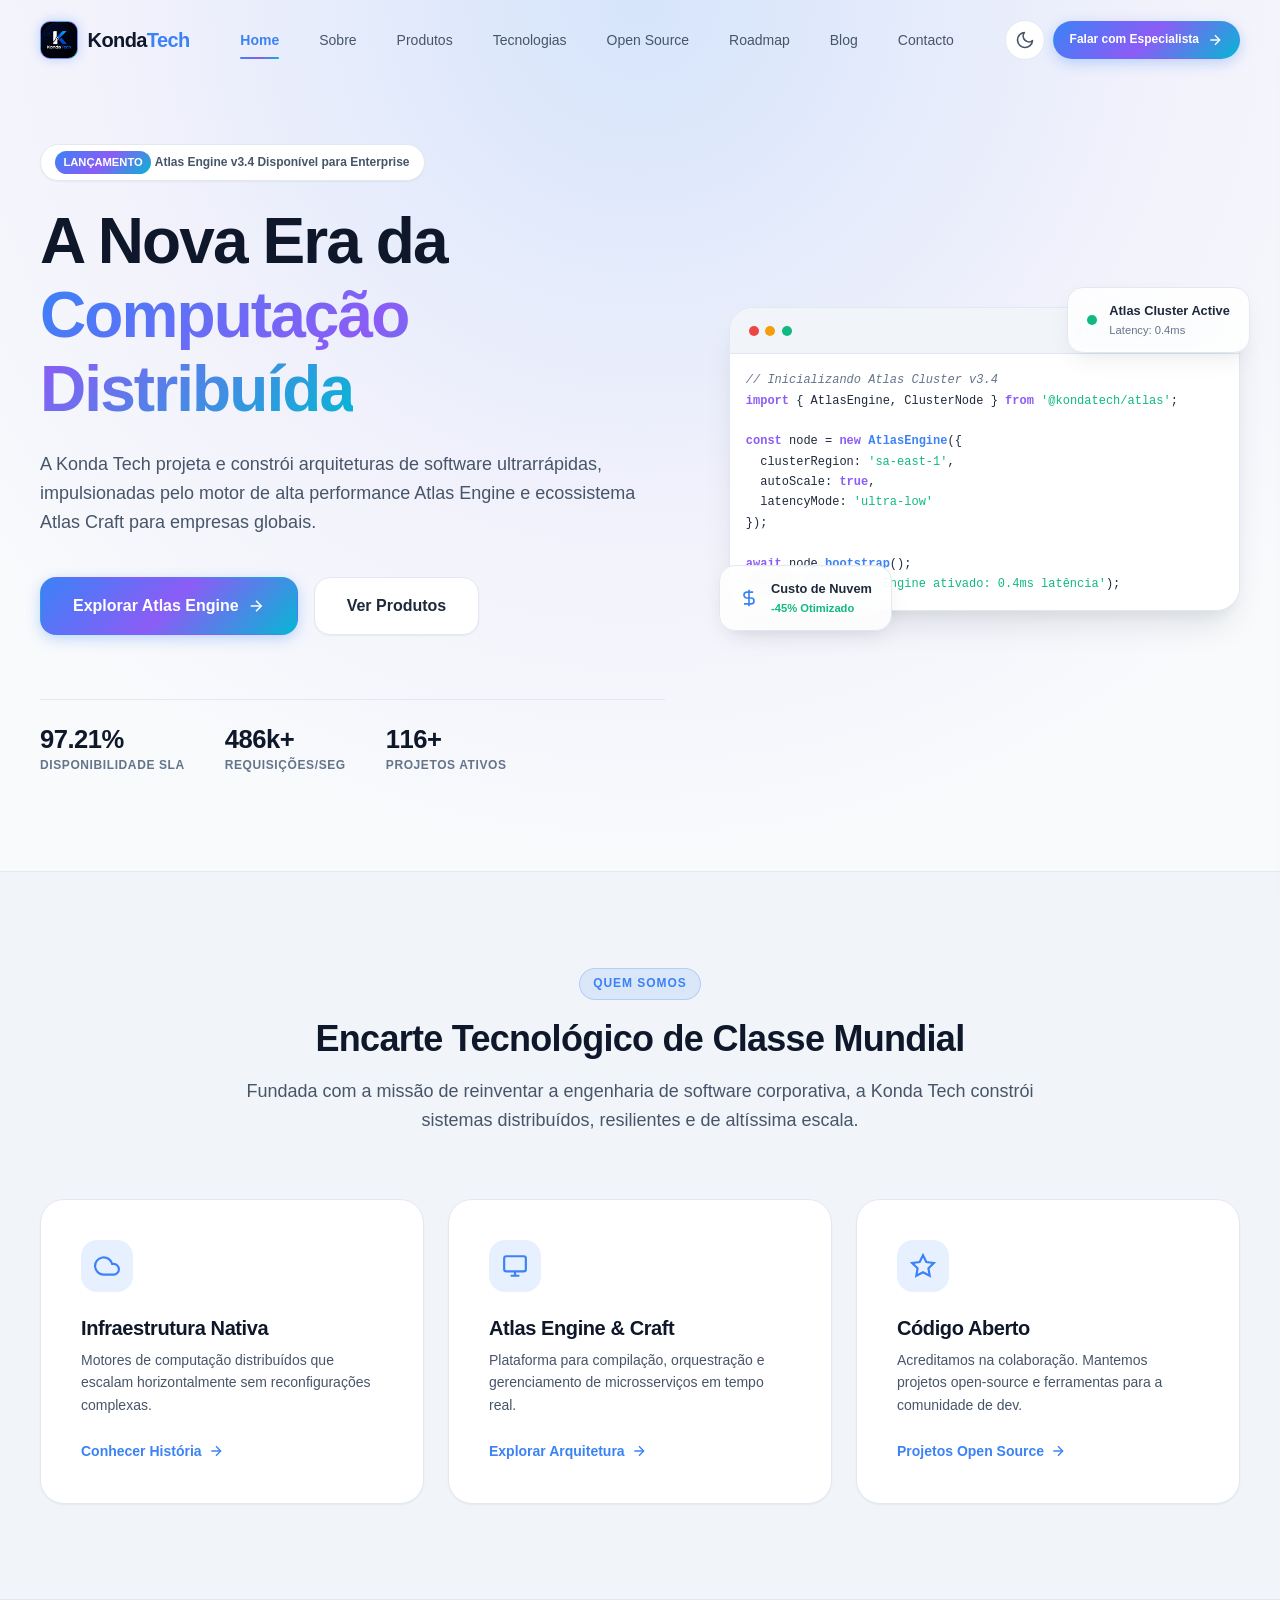
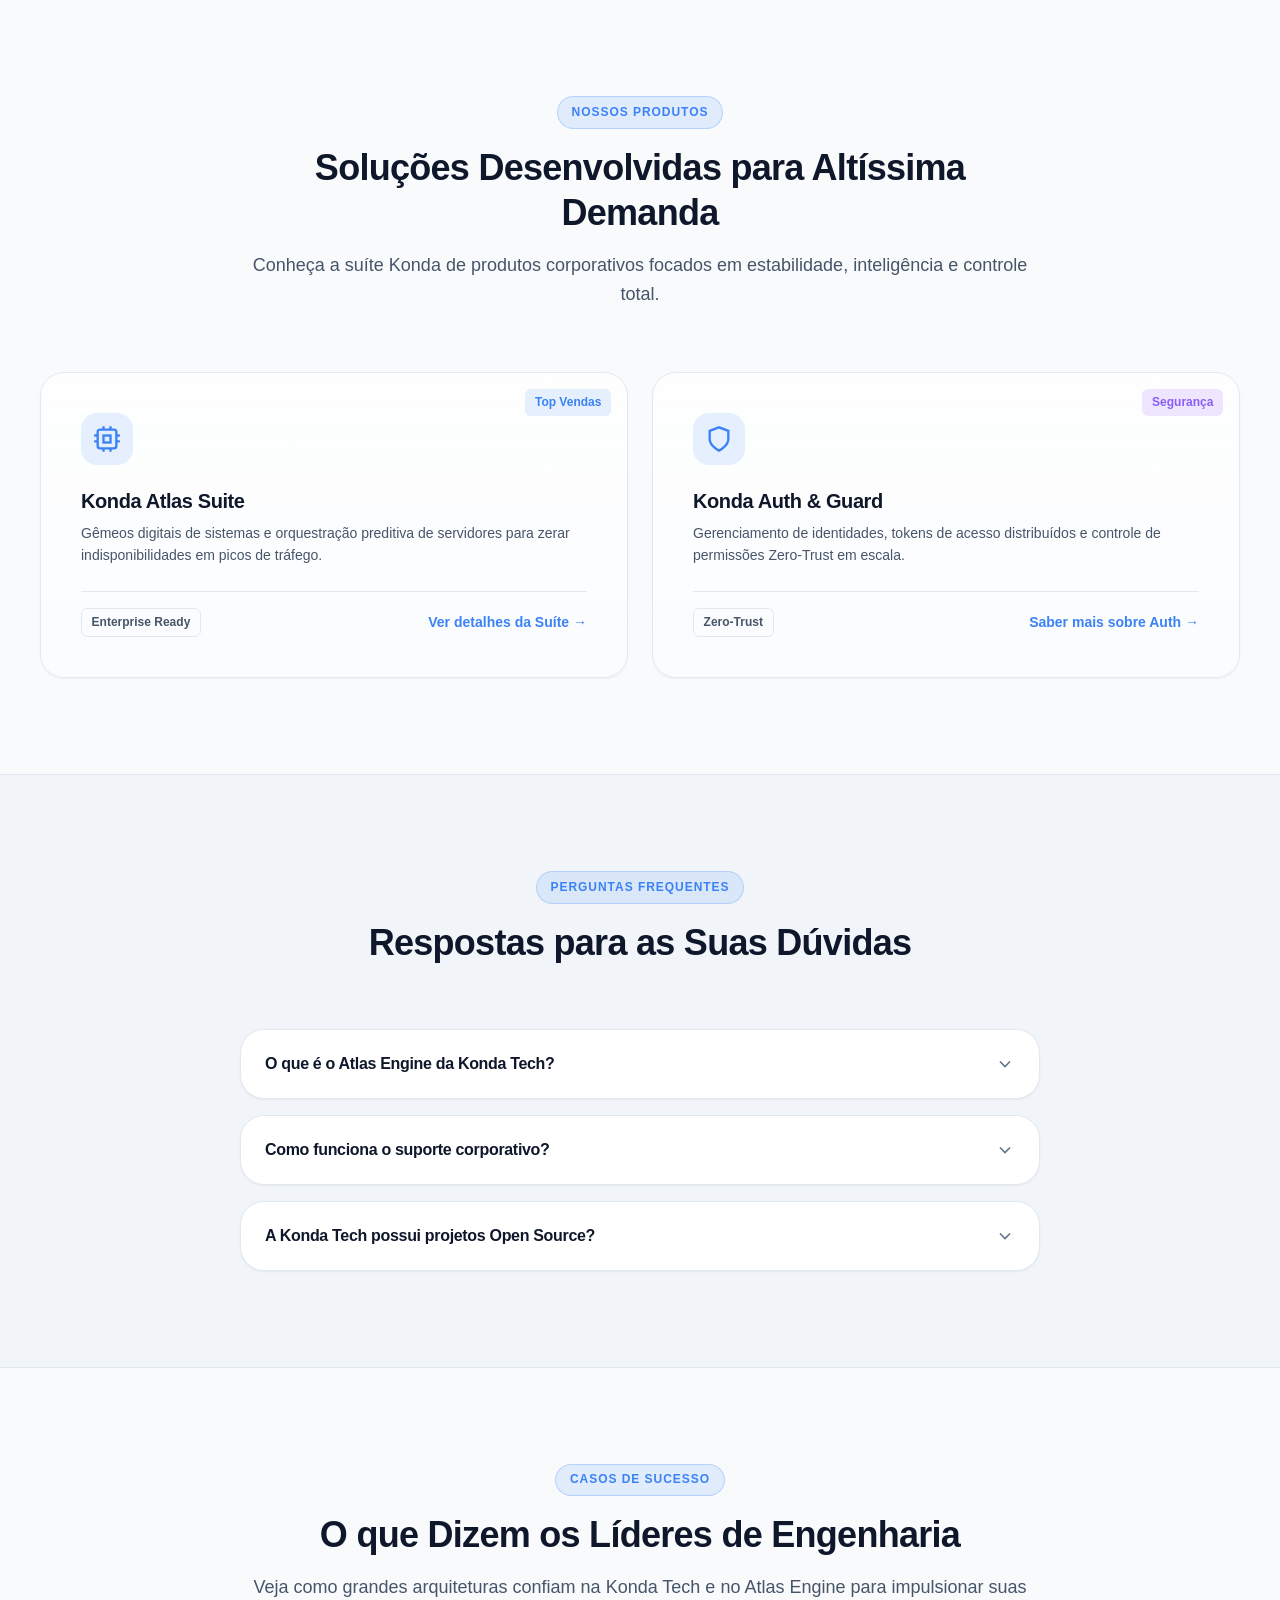
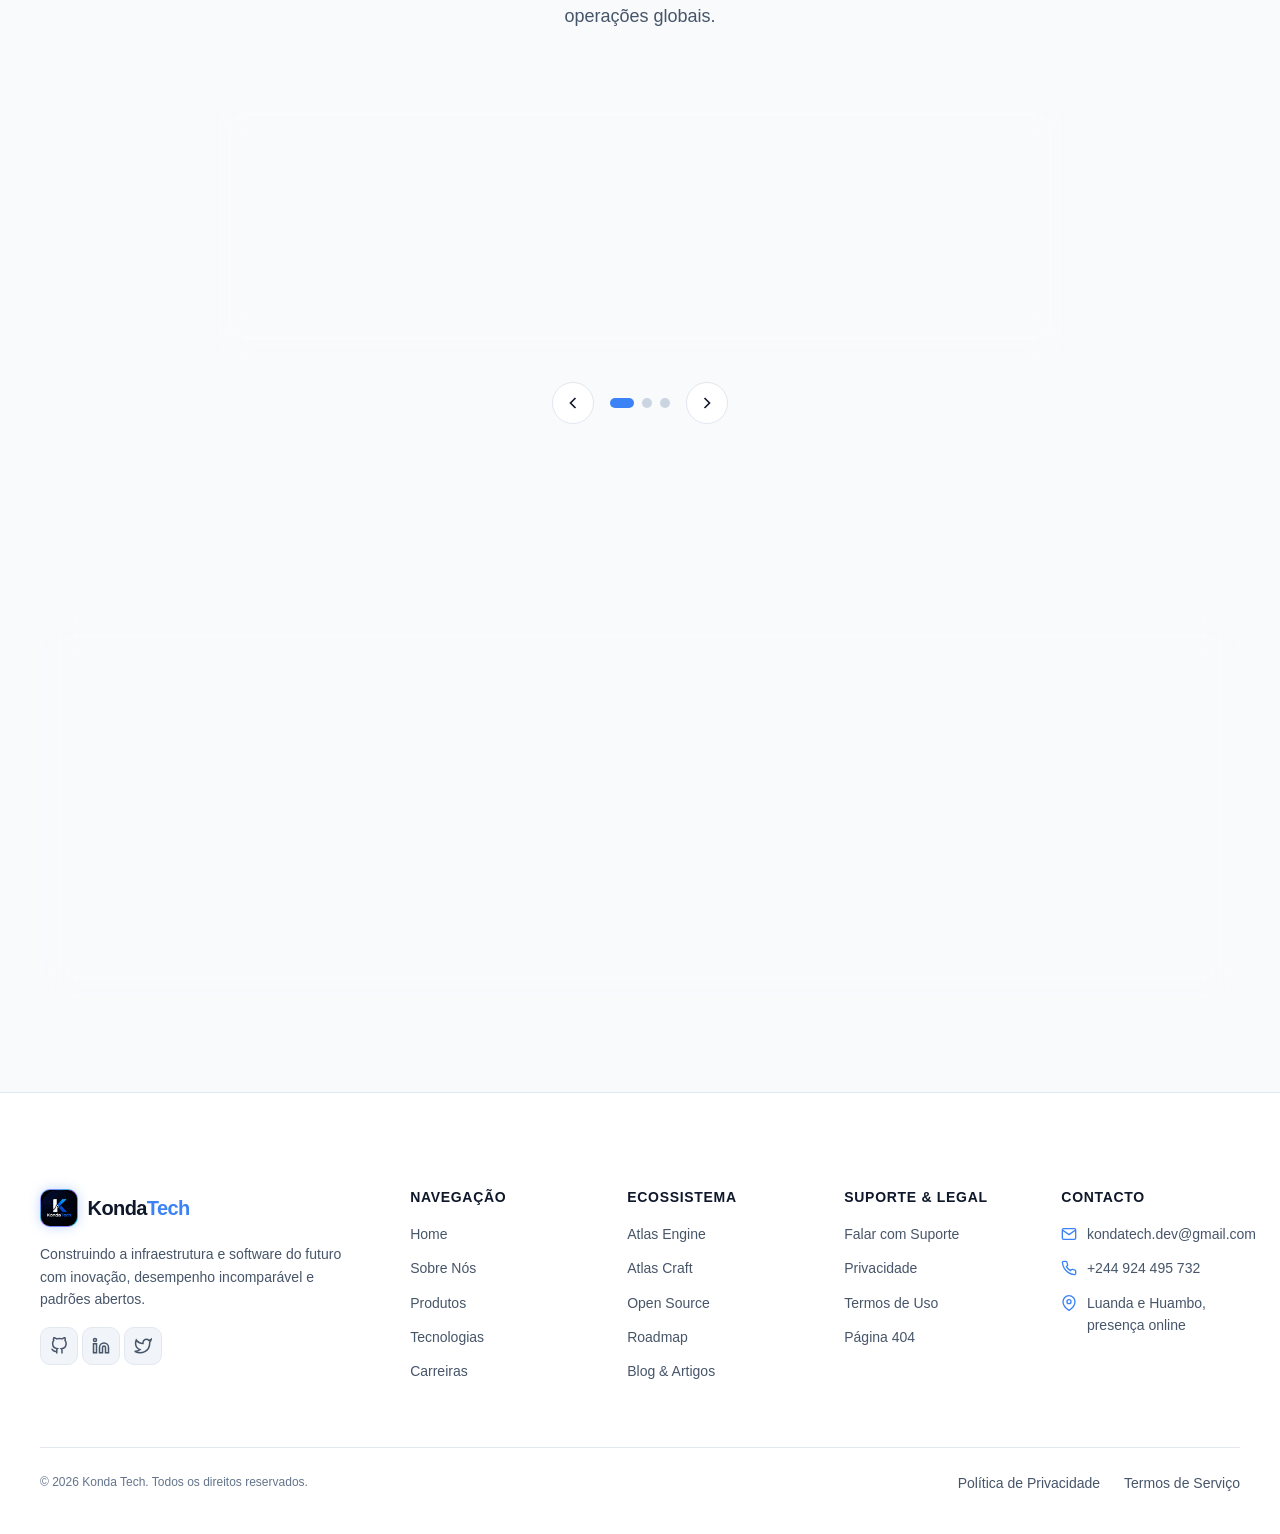
<file: index.html>
<!DOCTYPE html>
<html lang="pt-ao" data-theme="dark">
<head>
  <meta charset="UTF-8" />
  <meta name="viewport" content="width=device-width, initial-scale=1.0" />
  <title>Konda Tech | Plataforma de Infraestrutura, Atlas Engine & Soluções Tech</title>
  <meta name="description" content="A Konda Tech é líder em infraestrutura de alta performance, motores de computação distribuída Atlas Engine, Atlas Craft e ecossistema Open Source para empresas do futuro." />
  <meta name="keywords" content="Konda Tech, Atlas Engine, Atlas Craft, Cloud Computing, High Performance, Open Source, Software Engineering" />
  <meta name="robots" content="index, follow" />
  <link rel="canonical" href="https://kondatech.dev/" />

  <!-- Open Graph / Facebook -->
  <meta property="og:type" content="website" />
  <meta property="og:title" content="Konda Tech | Infraestrutura & Engenharia de Software" />
  <meta property="og:description" content="Engenharia de alto desempenho, Atlas Engine e soluções enterprise para escalabilidade global." />
  <meta property="og:url" content="https://kondatech.dev/" />
  <meta property="og:site_name" content="Konda Tech" />

  <!-- Twitter Card -->
  <meta name="twitter:card" content="summary_large_image" />
  <meta name="twitter:title" content="Konda Tech | Soluções de Alta Performance" />
  <meta name="twitter:description" content="Atlas Engine, Atlas Craft e ecossistema de dados distribuídos para empresas modernas." />

  <!-- Master Stylesheet -->
  <link rel="stylesheet" href="assets/css/main.css" />
  <link rel="manifest" href="manifest.json" />
  <link rel="icon" type="image/svg+xml" href="data:image/svg+xml,<svg xmlns='http://www.w3.org/2000/svg' viewBox='0 0 24 24' fill='%233b82f6'><rect width='24' height='24' rx='6'/><path d='M7 17V7l10 10V7' stroke='%23ffffff' stroke-width='2' stroke-linecap='round'/></svg>" />
</head>
<body>

  <!-- Fixed Header / Navbar -->
  <header class="header">
    <div class="container navbar">
      <a href="index.html" class="logo" aria-label="Konda Tech Página Inicial">
        <div class="logo-icon">
          <img src="assets/images/konda_tech_logo.jpg" alt="Konda Tech Logo" class="logo-img" referrerPolicy="no-referrer" />
        </div>
        <div class="logo-text">Konda<span>Tech</span></div>
      </a>

      <!-- Desktop Navigation Links -->
      <nav class="nav-menu" aria-label="Navegação Principal">
        <a href="index.html" class="nav-link">Home</a>
        <a href="about.html" class="nav-link">Sobre</a>
        <a href="products.html" class="nav-link">Produtos</a>
        <a href="technologies.html" class="nav-link">Tecnologias</a>
        <a href="opensource.html" class="nav-link">Open Source</a>
        <a href="roadmap.html" class="nav-link">Roadmap</a>
        <a href="blog.html" class="nav-link">Blog</a>
        <a href="contact.html" class="nav-link">Contacto</a>
      </nav>

      <!-- Right Action Controls -->
      <div class="nav-actions">
        <button class="theme-toggle" aria-label="Alternar Tema">
          <svg xmlns="http://www.w3.org/2000/svg" width="20" height="20" viewBox="0 0 24 24" fill="none" stroke="currentColor" stroke-width="2"><circle cx="12" cy="12" r="5"/><line x1="12" y1="1" x2="12" y2="3"/><line x1="12" y1="21" x2="12" y2="23"/><line x1="4.22" y1="4.22" x2="5.64" y2="5.64"/><line x1="18.36" y1="18.36" x2="19.78" y2="19.78"/><line x1="1" y1="12" x2="3" y2="12"/><line x1="21" y1="12" x2="23" y2="12"/><line x1="4.22" y1="19.78" x2="5.64" y2="18.36"/><line x1="18.36" y1="5.64" x2="19.78" y2="4.22"/></svg>
        </button>
        <a href="contact.html" class="btn btn-primary btn-sm btn-pill">
          Falar com Especialista
          <svg class="btn-arrow" xmlns="http://www.w3.org/2000/svg" width="16" height="16" viewBox="0 0 24 24" fill="none" stroke="currentColor" stroke-width="2"><line x1="5" y1="12" x2="19" y2="12"/><polyline points="12 5 19 12 12 19"/></svg>
        </a>
        <button class="hamburger" aria-label="Abrir Menu Mobile" aria-expanded="false">
          <span></span>
          <span></span>
          <span></span>
        </button>
      </div>
    </div>
  </header>

  <!-- Mobile Sidebar Menu Overlay & Drawer -->
  <div class="overlay" aria-hidden="true"></div>
  <aside class="mobile-drawer" aria-label="Menu Mobile">
    <div>
      <div class="logo">
        <div class="logo-icon">
          <img src="assets/images/konda_tech_logo.jpg" alt="Konda Tech Logo" class="logo-img" referrerPolicy="no-referrer" />
        </div>
        <div class="logo-text">Konda<span>Tech</span></div>
      </div>
      <div class="mobile-nav-list">
        <a href="index.html" class="mobile-nav-link">Home</a>
        <a href="about.html" class="mobile-nav-link">Sobre</a>
        <a href="products.html" class="mobile-nav-link">Produtos</a>
        <a href="technologies.html" class="mobile-nav-link">Tecnologias</a>
        <a href="opensource.html" class="mobile-nav-link">Open Source</a>
        <a href="roadmap.html" class="mobile-nav-link">Roadmap</a>
        <a href="blog.html" class="mobile-nav-link">Blog</a>
        <a href="careers.html" class="mobile-nav-link">Carreiras</a>
        <a href="contact.html" class="mobile-nav-link">Contacto</a>
      </div>
    </div>
    <div style="margin-top: 2rem;">
      <a href="contact.html" class="btn btn-primary w-full" style="width: 100%;">Começar Agora</a>
    </div>
  </aside>

  <!-- Main Content Body -->
  <main>
    <!-- Hero Section -->
    <section class="hero">
      <div class="container hero-grid">
        <div class="hero-content reveal">
          <div class="hero-badge">
            <span class="hero-badge-tag">Lançamento</span>
            <span>Atlas Engine v3.4 Disponível para Enterprise</span>
          </div>
          <h1 class="hero-title">A Nova Era da <span class="text-gradient">Computação Distribuída</span></h1>
          <p class="hero-description">
            A Konda Tech projeta e constrói arquiteturas de software ultrarrápidas, impulsionadas pelo motor de alta performance Atlas Engine e ecossistema Atlas Craft para empresas globais.
          </p>
          <div class="hero-buttons">
            <a href="technologies.html" class="btn btn-primary btn-lg">
              Explorar Atlas Engine
              <svg class="btn-arrow" xmlns="http://www.w3.org/2000/svg" width="18" height="18" viewBox="0 0 24 24" fill="none" stroke="currentColor" stroke-width="2"><line x1="5" y1="12" x2="19" y2="12"/><polyline points="12 5 19 12 12 19"/></svg>
            </a>
            <a href="products.html" class="btn btn-secondary btn-lg">Ver Produtos</a>
          </div>

          <div class="hero-stats">
            <div class="hero-stat-item">
              <h3 class="counter-value" data-target="99.99" data-suffix="%">0%</h3>
              <p>Disponibilidade SLA</p>
            </div>
            <div class="hero-stat-item">
              <h3 class="counter-value" data-target="500" data-suffix="k+">0</h3>
              <p>Requisições/Seg</p>
            </div>
            <div class="hero-stat-item">
              <h3 class="counter-value" data-target="120" data-suffix="+">0</h3>
              <p>Projetos Ativos</p>
            </div>
          </div>
        </div>

        <div class="hero-visual reveal-right">
          <div class="hero-card-preview">
            <div class="hero-card-header">
              <div class="window-dots">
                <span class="window-dot red"></span>
                <span class="window-dot yellow"></span>
                <span class="window-dot green"></span>
              </div>
              <span style="font-size: 0.75rem; font-family: var(--font-mono); color: var(--text-muted);">atlas-engine-node.rs</span>
            </div>
            <div class="hero-code-block">
              <span class="code-comment">// Inicializando Atlas Cluster v3.4</span><br />
              <span class="code-keyword">import</span> { AtlasEngine, ClusterNode } <span class="code-keyword">from</span> <span class="code-string">'@kondatech/atlas'</span>;<br /><br />
              <span class="code-keyword">const</span> node = <span class="code-keyword">new</span> <span class="code-function">AtlasEngine</span>({<br />
              &nbsp;&nbsp;clusterRegion: <span class="code-string">'sa-east-1'</span>,<br />
              &nbsp;&nbsp;autoScale: <span class="code-keyword">true</span>,<br />
              &nbsp;&nbsp;latencyMode: <span class="code-string">'ultra-low'</span><br />
              });<br /><br />
              <span class="code-keyword">await</span> node.<span class="code-function">bootstrap</span>();<br />
              console.<span class="code-function">log</span>(<span class="code-string">'Atlas Engine ativado: 0.4ms latência'</span>);
            </div>
          </div>

          <!-- Floating Badges -->
          <div class="hero-floating-card top-right">
            <div style="background: var(--color-success); width: 10px; height: 10px; border-radius: 50%;"></div>
            <div>
              <div style="font-size: 0.8rem; font-weight: 700;">Atlas Cluster Active</div>
              <div style="font-size: 0.7rem; color: var(--text-muted);">Latency: 0.4ms</div>
            </div>
          </div>

          <div class="hero-floating-card bottom-left">
            <svg xmlns="http://www.w3.org/2000/svg" width="20" height="20" viewBox="0 0 24 24" fill="none" stroke="var(--color-primary)" stroke-width="2"><path d="M12 2v20M17 5H9.5a3.5 3.5 0 0 0 0 7h5a3.5 3.5 0 0 1 0 7H6"/></svg>
            <div>
              <div style="font-size: 0.8rem; font-weight: 700;">Custo de Nuvem</div>
              <div style="font-size: 0.7rem; color: var(--color-success); font-weight: 600;">-45% Otimizado</div>
            </div>
          </div>
        </div>
      </div>
    </section>

    <!-- Quem Somos Highlights Section -->
    <section class="section section-bg-alt">
      <div class="container">
        <div class="section-header">
          <span class="section-badge">Quem Somos</span>
          <h2 class="section-title">Encarte Tecnológico de Classe Mundial</h2>
          <p class="section-subtitle">
            Fundada com a missão de reinventar a engenharia de software corporativa, a Konda Tech constrói sistemas distribuídos, resilientes e de altíssima escala.
          </p>
        </div>

        <div class="grid grid-cols-3">
          <div class="card reveal delay-100">
            <div class="card-icon">
              <svg xmlns="http://www.w3.org/2000/svg" width="26" height="26" viewBox="0 0 24 24" fill="none" stroke="currentColor" stroke-width="2"><path d="M18 10h-1.26A8 8 0 1 0 9 20h9a5 5 0 0 0 0-10z"/></svg>
            </div>
            <h3 class="card-title">Infraestrutura Nativa</h3>
            <p class="card-description">
              Motores de computação distribuídos que escalam horizontalmente sem reconfigurações complexas.
            </p>
            <a href="about.html" class="card-link">Conhecer História <svg xmlns="http://www.w3.org/2000/svg" width="16" height="16" viewBox="0 0 24 24" fill="none" stroke="currentColor" stroke-width="2"><line x1="5" y1="12" x2="19" y2="12"/><polyline points="12 5 19 12 12 19"/></svg></a>
          </div>

          <div class="card reveal delay-200">
            <div class="card-icon">
              <svg xmlns="http://www.w3.org/2000/svg" width="26" height="26" viewBox="0 0 24 24" fill="none" stroke="currentColor" stroke-width="2"><rect x="2" y="3" width="20" height="14" rx="2" ry="2"/><line x1="8" y1="21" x2="16" y2="21"/><line x1="12" y1="17" x2="12" y2="21"/></svg>
            </div>
            <h3 class="card-title">Atlas Engine & Craft</h3>
            <p class="card-description">
              Plataforma para compilação, orquestração e gerenciamento de microsserviços em tempo real.
            </p>
            <a href="technologies.html" class="card-link">Explorar Arquitetura <svg xmlns="http://www.w3.org/2000/svg" width="16" height="16" viewBox="0 0 24 24" fill="none" stroke="currentColor" stroke-width="2"><line x1="5" y1="12" x2="19" y2="12"/><polyline points="12 5 19 12 12 19"/></svg></a>
          </div>

          <div class="card reveal delay-300">
            <div class="card-icon">
              <svg xmlns="http://www.w3.org/2000/svg" width="26" height="26" viewBox="0 0 24 24" fill="none" stroke="currentColor" stroke-width="2"><polygon points="12 2 15.09 8.26 22 9.27 17 14.14 18.18 21.02 12 17.77 5.82 21.02 7 14.14 2 9.27 8.91 8.26 12 2"/></svg>
            </div>
            <h3 class="card-title">Código Aberto</h3>
            <p class="card-description">
              Acreditamos na colaboração. Mantemos projetos open-source e ferramentas para a comunidade de dev.
            </p>
            <a href="opensource.html" class="card-link">Projetos Open Source <svg xmlns="http://www.w3.org/2000/svg" width="16" height="16" viewBox="0 0 24 24" fill="none" stroke="currentColor" stroke-width="2"><line x1="5" y1="12" x2="19" y2="12"/><polyline points="12 5 19 12 12 19"/></svg></a>
          </div>
        </div>
      </div>
    </section>

    <!-- Products Spotlight -->
    <section class="section">
      <div class="container">
        <div class="section-header">
          <span class="section-badge">Nossos Produtos</span>
          <h2 class="section-title">Soluções Desenvolvidas para Altíssima Demanda</h2>
          <p class="section-subtitle">
            Conheça a suíte Konda de produtos corporativos focados em estabilidade, inteligência e controle total.
          </p>
        </div>

        <div class="grid grid-cols-2">
          <div class="card card-product reveal">
            <span class="badge badge-primary card-product-badge">Top Vendas</span>
            <div class="card-icon">
              <svg xmlns="http://www.w3.org/2000/svg" width="28" height="28" viewBox="0 0 24 24" fill="none" stroke="currentColor" stroke-width="2"><rect x="4" y="4" width="16" height="16" rx="2"/><rect x="9" y="9" width="6" height="6"/><line x1="9" y1="1" x2="9" y2="4"/><line x1="15" y1="1" x2="15" y2="4"/><line x1="9" y1="20" x2="9" y2="23"/><line x1="15" y1="20" x2="15" y2="23"/><line x1="20" y1="9" x2="23" y2="9"/><line x1="20" y1="14" x2="23" y2="14"/><line x1="1" y1="9" x2="4" y2="9"/><line x1="1" y1="14" x2="4" y2="14"/></svg>
            </div>
            <h3 class="card-title">Konda Atlas Suite</h3>
            <p class="card-description">
              Gêmeos digitais de sistemas e orquestração preditiva de servidores para zerar indisponibilidades em picos de tráfego.
            </p>
            <div class="card-footer">
              <span class="badge badge-outline">Enterprise Ready</span>
              <a href="products.html" class="card-link">Ver detalhes da Suíte →</a>
            </div>
          </div>

          <div class="card card-product reveal delay-200">
            <span class="badge badge-accent card-product-badge">Segurança</span>
            <div class="card-icon">
              <svg xmlns="http://www.w3.org/2000/svg" width="28" height="28" viewBox="0 0 24 24" fill="none" stroke="currentColor" stroke-width="2"><path d="M12 22s8-4 8-10V5l-8-3-8 3v7c0 6 8 10 8 10z"/></svg>
            </div>
            <h3 class="card-title">Konda Auth & Guard</h3>
            <p class="card-description">
              Gerenciamento de identidades, tokens de acesso distribuídos e controle de permissões Zero-Trust em escala.
            </p>
            <div class="card-footer">
              <span class="badge badge-outline">Zero-Trust</span>
              <a href="products.html" class="card-link">Saber mais sobre Auth →</a>
            </div>
          </div>
        </div>
      </div>
    </section>

    <!-- FAQ Accordion Section -->
    <section class="section section-bg-alt">
      <div class="container">
        <div class="section-header">
          <span class="section-badge">Perguntas Frequentes</span>
          <h2 class="section-title">Respostas para as Suas Dúvidas</h2>
        </div>

        <div style="max-width: 800px; margin: 0 auto;">
          <div class="faq-item card" style="margin-bottom: 1rem; padding: var(--spacing-lg);">
            <div class="faq-header flex justify-between items-center" style="cursor: pointer;" aria-expanded="false">
              <h3 style="font-size: var(--font-base); font-weight: 600;">O que é o Atlas Engine da Konda Tech?</h3>
              <svg class="faq-icon" xmlns="http://www.w3.org/2000/svg" width="20" height="20" viewBox="0 0 24 24" fill="none" stroke="currentColor" stroke-width="2"><polyline points="6 9 12 15 18 9"/></svg>
            </div>
            <div class="faq-content" style="max-height: 0; overflow: hidden; transition: max-height 0.3s ease;">
              <p style="padding-top: 1rem; font-size: var(--font-sm);">
                O Atlas Engine é a nossa plataforma nativa de computação distribuída projetada para processar milhões de transações por segundo com latência inferior a 1 milissegundo.
              </p>
            </div>
          </div>

          <div class="faq-item card" style="margin-bottom: 1rem; padding: var(--spacing-lg);">
            <div class="faq-header flex justify-between items-center" style="cursor: pointer;" aria-expanded="false">
              <h3 style="font-size: var(--font-base); font-weight: 600;">Como funciona o suporte corporativo?</h3>
              <svg class="faq-icon" xmlns="http://www.w3.org/2000/svg" width="20" height="20" viewBox="0 0 24 24" fill="none" stroke="currentColor" stroke-width="2"><polyline points="6 9 12 15 18 9"/></svg>
            </div>
            <div class="faq-content" style="max-height: 0; overflow: hidden; transition: max-height 0.3s ease;">
              <p style="padding-top: 1rem; font-size: var(--font-sm);">
                Oferecemos planos de suporte 24/7/365 com engenheiros dedicados, garantia de SLA contratual de 99,99% e atendimento direto via canais dedicados.
              </p>
            </div>
          </div>

          <div class="faq-item card" style="padding: var(--spacing-lg);">
            <div class="faq-header flex justify-between items-center" style="cursor: pointer;" aria-expanded="false">
              <h3 style="font-size: var(--font-base); font-weight: 600;">A Konda Tech possui projetos Open Source?</h3>
              <svg class="faq-icon" xmlns="http://www.w3.org/2000/svg" width="20" height="20" viewBox="0 0 24 24" fill="none" stroke="currentColor" stroke-width="2"><polyline points="6 9 12 15 18 9"/></svg>
            </div>
            <div class="faq-content" style="max-height: 0; overflow: hidden; transition: max-height 0.3s ease;">
              <p style="padding-top: 1rem; font-size: var(--font-sm);">
                Sim! Mantemos diversas bibliotecas e utilitários abertos no GitHub para a comunidade global de desenvolvedores. Acesse nossa página Open Source para ver os repositórios.
              </p>
            </div>
          </div>
        </div>
      </div>
    </section>

    <!-- Case Studies / Testimonials Slider -->
    <section class="section">
      <div class="container">
        <div class="section-header">
          <span class="section-badge">Casos de Sucesso</span>
          <h2 class="section-title">O que Dizem os Líderes de Engenharia</h2>
          <p class="section-subtitle">
            Veja como grandes arquiteturas confiam na Konda Tech e no Atlas Engine para impulsionar suas operações globais.
          </p>
        </div>

        <div style="max-width: 860px; margin: 0 auto;">
          <div class="slider-container">
            <div class="slider-track">
              <!-- Slide 1 -->
              <div class="slider-slide">
                <div class="card glass-panel" style="padding: var(--spacing-2xl); text-align: center;">
                  <p style="font-size: var(--font-lg); font-style: italic; color: var(--text-primary); margin-bottom: 1.5rem; line-height: 1.7;">
                    "Com o Atlas Engine da Konda Tech, reduzimos nossa latência de checkout global em 65% e mantivemos 100% de uptime durante o maior pico de vendas do ano."
                  </p>
                  <div style="font-weight: 700; color: var(--text-heading); font-size: var(--font-base);">Rodrigo Menezes</div>
                  <div style="font-size: var(--font-sm); color: var(--text-muted);">CTO na FinPay Global</div>
                </div>
              </div>

              <!-- Slide 2 -->
              <div class="slider-slide">
                <div class="card glass-panel" style="padding: var(--spacing-2xl); text-align: center;">
                  <p style="font-size: var(--font-lg); font-style: italic; color: var(--text-primary); margin-bottom: 1.5rem; line-height: 1.7;">
                    "A transição para a infraestrutura Konda Auth & Guard nos permitiu implementar autenticação Zero-Trust sem comprometer a usabilidade dos nossos desenvolvedores."
                  </p>
                  <div style="font-weight: 700; color: var(--text-heading); font-size: var(--font-base);">Camila Albuquerque</div>
                  <div style="font-size: var(--font-sm); color: var(--text-muted);">Diretora de Segurança da Informação, CloudStream</div>
                </div>
              </div>

              <!-- Slide 3 -->
              <div class="slider-slide">
                <div class="card glass-panel" style="padding: var(--spacing-2xl); text-align: center;">
                  <p style="font-size: var(--font-lg); font-style: italic; color: var(--text-primary); margin-bottom: 1.5rem; line-height: 1.7;">
                    "O ecossistema Atlas Craft acelerou o tempo de publicação dos nossos novos micro-serviços de semanas para minutos com extrema confiabilidade."
                  </p>
                  <div style="font-weight: 700; color: var(--text-heading); font-size: var(--font-base);">Alexandre Silva</div>
                  <div style="font-size: var(--font-sm); color: var(--text-muted);">Head de Infraestrutura & DevOps, Neotech</div>
                </div>
              </div>
            </div>

            <!-- Slider Controls -->
            <div class="slider-controls">
              <button class="slider-btn slider-prev" aria-label="Depoimento Anterior">
                <svg xmlns="http://www.w3.org/2000/svg" width="20" height="20" viewBox="0 0 24 24" fill="none" stroke="currentColor" stroke-width="2"><polyline points="15 18 9 12 15 6"/></svg>
              </button>
              <div class="slider-dots">
                <span class="slider-dot active"></span>
                <span class="slider-dot"></span>
                <span class="slider-dot"></span>
              </div>
              <button class="slider-btn slider-next" aria-label="Próximo Depoimento">
                <svg xmlns="http://www.w3.org/2000/svg" width="20" height="20" viewBox="0 0 24 24" fill="none" stroke="currentColor" stroke-width="2"><polyline points="9 18 15 12 9 6"/></svg>
              </button>
            </div>
          </div>
        </div>
      </div>
    </section>

    <!-- Newsletter CTA Section -->
    <section class="section">
      <div class="container">
        <div class="card glass-panel flex flex-col items-center text-center" style="padding: var(--spacing-2xl);">
          <span class="section-badge">Fique por Dentro</span>
          <h2 class="section-title" style="margin-bottom: 0.5rem;">Assine a Konda Tech Weekly</h2>
          <p class="section-subtitle" style="margin-bottom: var(--spacing-xl); max-width: 600px;">
            Receba insights exclusivos sobre sistemas distribuídos, arquitetura de software, novos lançamentos e artigos técnicos diretamente no seu e-mail.
          </p>
          <form class="newsletter-form" data-validate>
            <input type="email" class="form-control" placeholder="Digite seu e-mail corporativo" required />
            <button type="submit" class="btn btn-primary">Inscrever-se</button>
          </form>
        </div>
      </div>
    </section>
  </main>

  <!-- Complete Corporate Footer -->
  <footer class="footer">
    <div class="container">
      <div class="footer-grid">
        <div class="footer-brand">
          <a href="index.html" class="logo">
            <div class="logo-icon">
              <img src="assets/images/konda_tech_logo.jpg" alt="Konda Tech Logo" class="logo-img" referrerPolicy="no-referrer" />
            </div>
            <div class="logo-text">Konda<span>Tech</span></div>
          </a>
          <p>Construindo a infraestrutura e software do futuro com inovação, desempenho incomparável e padrões abertos.</p>
          <div class="footer-socials">
            <a href="https://github.com" target="_blank" rel="noopener" class="social-icon-btn" aria-label="GitHub"><svg xmlns="http://www.w3.org/2000/svg" width="18" height="18" viewBox="0 0 24 24" fill="none" stroke="currentColor" stroke-width="2"><path d="M9 19c-5 1.5-5-2.5-7-3m14 6v-3.87a3.37 3.37 0 0 0-.94-2.61c3.14-.35 6.44-1.54 6.44-7A5.44 5.44 0 0 0 20 4.77 5.07 5.07 0 0 0 19.91 1S18.73.65 16 2.48a13.38 13.38 0 0 0-7 0C6.27.65 5.09 1 5.09 1A5.07 5.07 0 0 0 5 4.77a5.44 5.44 0 0 0-1.5 3.78c0 5.42 3.3 6.61 6.44 7A3.37 3.37 0 0 0 9 18.13V22"/></svg></a>
            <a href="https://linkedin.com" target="_blank" rel="noopener" class="social-icon-btn" aria-label="LinkedIn"><svg xmlns="http://www.w3.org/2000/svg" width="18" height="18" viewBox="0 0 24 24" fill="none" stroke="currentColor" stroke-width="2"><path d="M16 8a6 6 0 0 1 6 6v7h-4v-7a2 2 0 0 0-2-2 2 2 0 0 0-2 2v7h-4v-7a6 6 0 0 1 6-6z"/><rect x="2" y="9" width="4" height="12"/><circle cx="4" cy="4" r="2"/></svg></a>
            <a href="https://twitter.com" target="_blank" rel="noopener" class="social-icon-btn" aria-label="X Twitter"><svg xmlns="http://www.w3.org/2000/svg" width="18" height="18" viewBox="0 0 24 24" fill="none" stroke="currentColor" stroke-width="2"><path d="M23 3a10.9 10.9 0 0 1-3.14 1.53 4.48 4.48 0 0 0-7.86 3v1A10.66 10.66 0 0 1 3 4s-4 9 5 13a11.64 11.64 0 0 1-7 2c9 5 20 0 20-11.5a4.5 4.5 0 0 0-.08-.83A7.72 7.72 0 0 0 23 3z"/></svg></a>
          </div>
        </div>

        <div>
          <h4 class="footer-column-title">Navegação</h4>
          <div class="footer-links">
            <a href="index.html" class="footer-link">Home</a>
            <a href="about.html" class="footer-link">Sobre Nós</a>
            <a href="products.html" class="footer-link">Produtos</a>
            <a href="technologies.html" class="footer-link">Tecnologias</a>
            <a href="careers.html" class="footer-link">Carreiras</a>
          </div>
        </div>

        <div>
          <h4 class="footer-column-title">Ecossistema</h4>
          <div class="footer-links">
            <a href="technologies.html" class="footer-link">Atlas Engine</a>
            <a href="technologies.html" class="footer-link">Atlas Craft</a>
            <a href="opensource.html" class="footer-link">Open Source</a>
            <a href="roadmap.html" class="footer-link">Roadmap</a>
            <a href="blog.html" class="footer-link">Blog & Artigos</a>
          </div>
        </div>

        <div>
          <h4 class="footer-column-title">Suporte & Legal</h4>
          <div class="footer-links">
            <a href="contact.html" class="footer-link">Falar com Suporte</a>
            <a href="privacy.html" class="footer-link">Privacidade</a>
            <a href="terms.html" class="footer-link">Termos de Uso</a>
            <a href="404.html" class="footer-link">Página 404</a>
          </div>
        </div>

        <div>
          <h4 class="footer-column-title">Contacto</h4>
          <div class="footer-contact-item">
            <svg xmlns="http://www.w3.org/2000/svg" width="16" height="16" viewBox="0 0 24 24" fill="none" stroke="currentColor" stroke-width="2"><path d="M4 4h16c1.1 0 2 .9 2 2v12c0 1.1-.9 2-2 2H4c-1.1 0-2-.9-2-2V6c0-1.1.9-2 2-2z"/><polyline points="22,6 12,13 2,6"/></svg>
            <span>kondatech.dev@gmail.com</span>
          </div>
          <div class="footer-contact-item">
            <svg xmlns="http://www.w3.org/2000/svg" width="16" height="16" viewBox="0 0 24 24" fill="none" stroke="currentColor" stroke-width="2"><path d="M22 16.92v3a2 2 0 0 1-2.18 2 19.79 19.79 0 0 1-8.63-3.07 19.5 19.5 0 0 1-6-6 19.79 19.79 0 0 1-3.07-8.67A2 2 0 0 1 4.11 2h3a2 2 0 0 1 2 1.72 12.84 12.84 0 0 0 .7 2.81 2 2 0 0 1-.45 2.11L8.09 9.91a16 16 0 0 0 6 6l1.27-1.27a2 2 0 0 1 2.11-.45 12.84 12.84 0 0 0 2.81.7A2 2 0 0 1 22 16.92z"/></svg>
            <span>+244 924 495 732</span>
          </div>
          <div class="footer-contact-item">
            <svg xmlns="http://www.w3.org/2000/svg" width="16" height="16" viewBox="0 0 24 24" fill="none" stroke="currentColor" stroke-width="2"><path d="M21 10c0 7-9 13-9 13s-9-6-9-13a9 9 0 0 1 18 0z"/><circle cx="12" cy="10" r="3"/></svg>
            <span>Luanda e Huambo, presença online</span>
          </div>
        </div>
      </div>

      <div class="footer-bottom">
        <div>© 2026 Konda Tech. Todos os direitos reservados.</div>
        <div class="footer-bottom-links">
          <a href="privacy.html" class="footer-link">Política de Privacidade</a>
          <a href="terms.html" class="footer-link">Termos de Serviço</a>
        </div>
      </div>
    </div>
  </footer>

  <!-- Back To Top Floating Action -->
  <button class="back-to-top" aria-label="Voltar ao Topo">
    <svg xmlns="http://www.w3.org/2000/svg" width="20" height="20" viewBox="0 0 24 24" fill="none" stroke="currentColor" stroke-width="2.5"><polyline points="18 15 12 9 6 15"/></svg>
  </button>

  <!-- ES Module Script -->
  <script type="module" src="assets/js/main.js"></script>
</body>
</html>
</file>
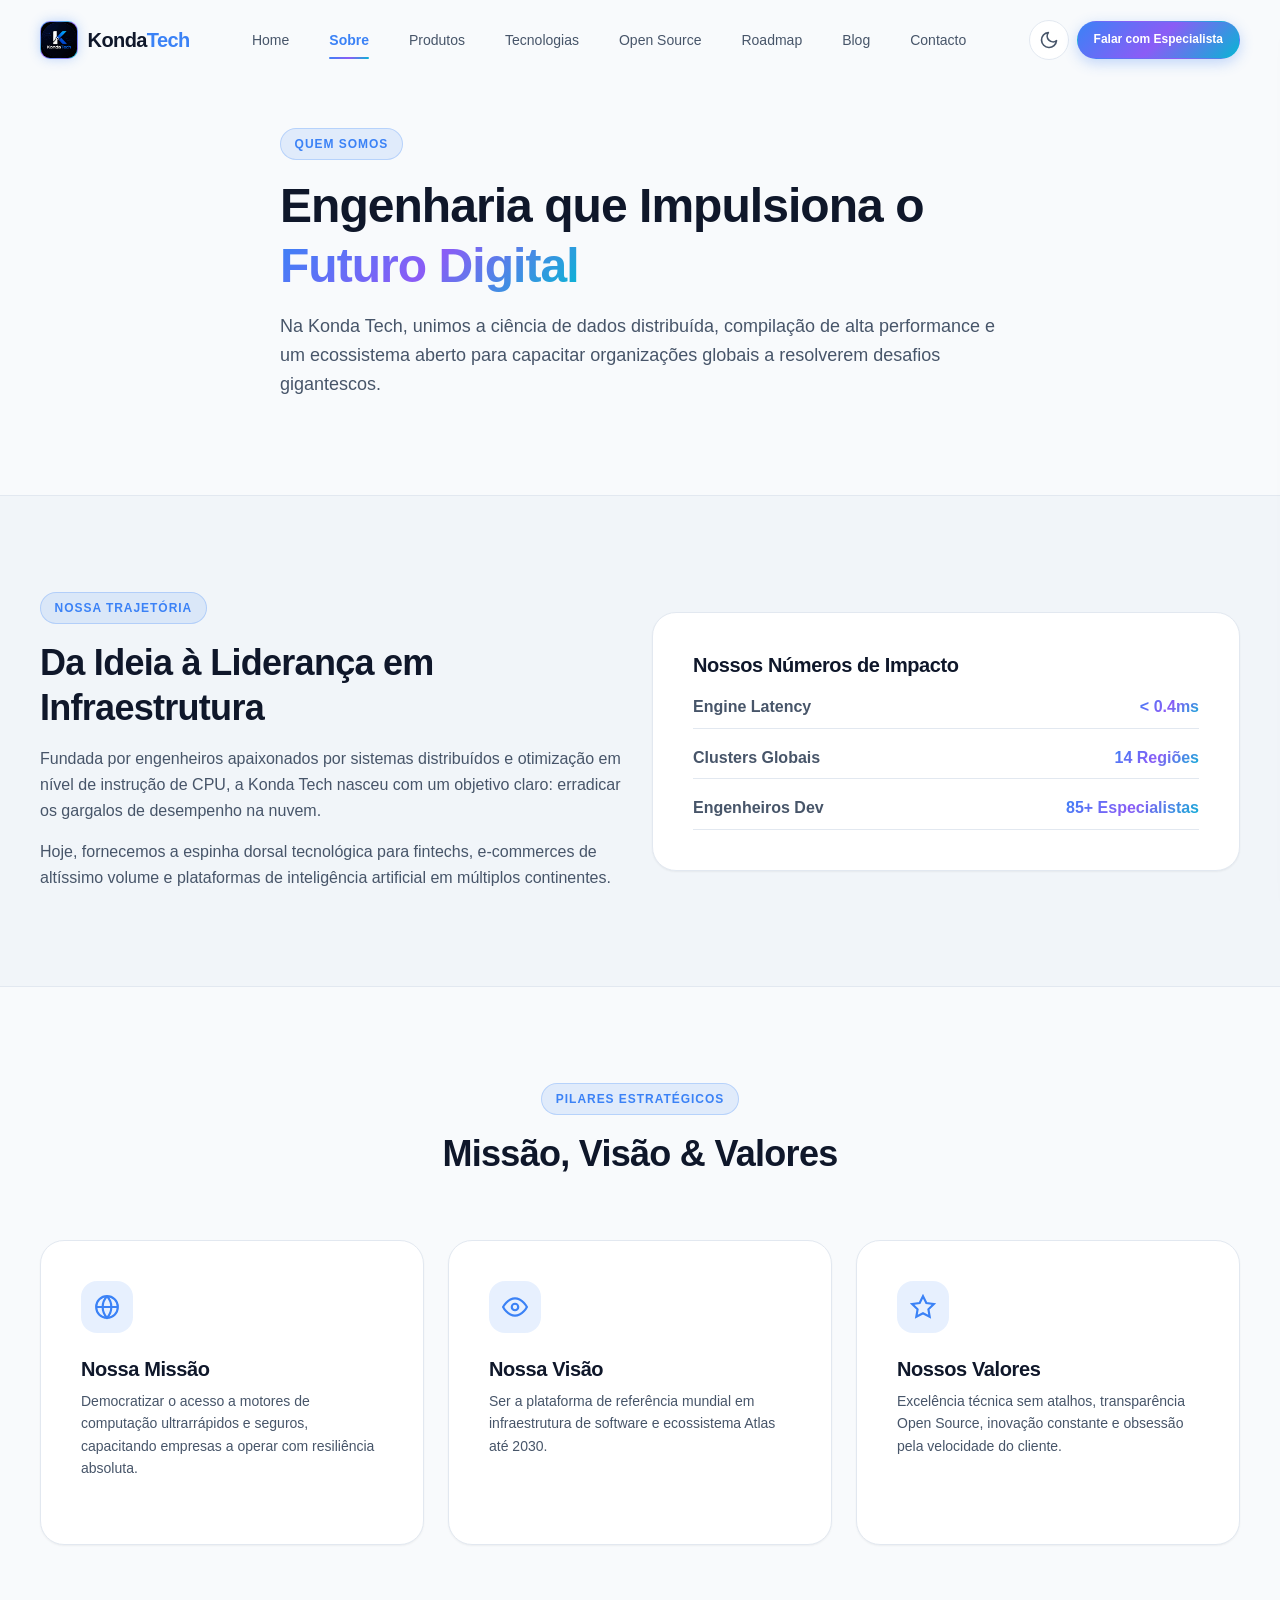
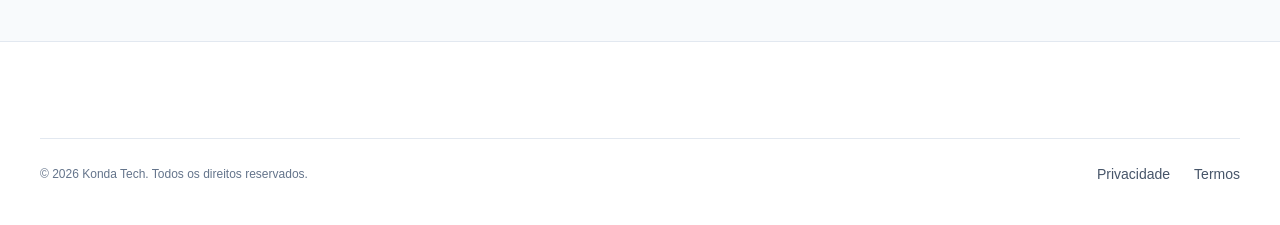
<file: about.html>
<!DOCTYPE html>
<html lang="pt-ao" data-theme="dark">
<head>
  <meta charset="UTF-8" />
  <meta name="viewport" content="width=device-width, initial-scale=1.0" />
  <title>Sobre Nós | Konda Tech - Quem Somos, Missão, Visão e Valores</title>
  <meta name="description" content="Saiba mais sobre a trajetória da Konda Tech, nossa missão de revolucionar a engenharia de software corporativa, nossos valores e liderança." />
  <meta name="keywords" content="Konda Tech, Quem Somos, Missão, Visão, Valores, Liderança Tech, Engenharia de Software" />
  <meta name="robots" content="index, follow" />
  <link rel="canonical" href="https://kondatech.dev/about.html" />

  <meta property="og:type" content="website" />
  <meta property="og:title" content="Sobre Nós | Konda Tech" />
  <meta property="og:description" content="Engenharia de software corporativa revolucionária. Conheça nossa missão e visão de futuro." />
  <meta property="og:url" content="https://kondatech.dev/about.html" />

  <link rel="stylesheet" href="assets/css/main.css" />
  <link rel="manifest" href="manifest.json" />
  <link rel="icon" type="image/svg+xml" href="data:image/svg+xml,<svg xmlns='http://www.w3.org/2000/svg' viewBox='0 0 24 24' fill='%233b82f6'><rect width='24' height='24' rx='6'/><path d='M7 17V7l10 10V7' stroke='%23ffffff' stroke-width='2' stroke-linecap='round'/></svg>" />
</head>
<body>

  <!-- Header / Navbar -->
  <header class="header">
    <div class="container navbar">
      <a href="index.html" class="logo" aria-label="Konda Tech Página Inicial">
        <div class="logo-icon">
          <img src="assets/images/konda_tech_logo.jpg" alt="Konda Tech Logo" class="logo-img" referrerPolicy="no-referrer" />
        </div>
        <div class="logo-text">Konda<span>Tech</span></div>
      </a>

      <nav class="nav-menu" aria-label="Navegação Principal">
        <a href="index.html" class="nav-link">Home</a>
        <a href="about.html" class="nav-link active">Sobre</a>
        <a href="products.html" class="nav-link">Produtos</a>
        <a href="technologies.html" class="nav-link">Tecnologias</a>
        <a href="opensource.html" class="nav-link">Open Source</a>
        <a href="roadmap.html" class="nav-link">Roadmap</a>
        <a href="blog.html" class="nav-link">Blog</a>
        <a href="contact.html" class="nav-link">Contacto</a>
      </nav>

      <div class="nav-actions">
        <button class="theme-toggle" aria-label="Alternar Tema">
          <svg xmlns="http://www.w3.org/2000/svg" width="20" height="20" viewBox="0 0 24 24" fill="none" stroke="currentColor" stroke-width="2"><circle cx="12" cy="12" r="5"/><line x1="12" y1="1" x2="12" y2="3"/><line x1="12" y1="21" x2="12" y2="23"/><line x1="4.22" y1="4.22" x2="5.64" y2="5.64"/><line x1="18.36" y1="18.36" x2="19.78" y2="19.78"/><line x1="1" y1="12" x2="3" y2="12"/><line x1="21" y1="12" x2="23" y2="12"/><line x1="4.22" y1="19.78" x2="5.64" y2="18.36"/><line x1="18.36" y1="5.64" x2="19.78" y2="4.22"/></svg>
        </button>
        <a href="contact.html" class="btn btn-primary btn-sm btn-pill">Falar com Especialista</a>
        <button class="hamburger" aria-label="Abrir Menu Mobile" aria-expanded="false">
          <span></span><span></span><span></span>
        </button>
      </div>
    </div>
  </header>

  <div class="overlay" aria-hidden="true"></div>
  <aside class="mobile-drawer" aria-label="Menu Mobile">
    <div>
      <div class="logo">
        <div class="logo-icon">
          <img src="assets/images/konda_tech_logo.jpg" alt="Konda Tech Logo" class="logo-img" referrerPolicy="no-referrer" />
        </div>
        <div class="logo-text">Konda<span>Tech</span></div>
      </div>
      <div class="mobile-nav-list">
        <a href="index.html" class="mobile-nav-link">Home</a>
        <a href="about.html" class="mobile-nav-link active">Sobre</a>
        <a href="products.html" class="mobile-nav-link">Produtos</a>
        <a href="technologies.html" class="mobile-nav-link">Tecnologias</a>
        <a href="opensource.html" class="mobile-nav-link">Open Source</a>
        <a href="roadmap.html" class="mobile-nav-link">Roadmap</a>
        <a href="blog.html" class="mobile-nav-link">Blog</a>
        <a href="careers.html" class="mobile-nav-link">Carreiras</a>
        <a href="contact.html" class="mobile-nav-link">Contacto</a>
      </div>
    </div>
  </aside>

  <main>
    <!-- Page Header / Hero -->
    <section class="section" style="padding-top: calc(var(--navbar-height) + 3rem);">
      <div class="container text-center" style="max-width: 800px;">
        <span class="section-badge">Quem Somos</span>
        <h1 class="section-title" style="font-size: var(--font-4xl);">Engenharia que Impulsiona o <span class="text-gradient">Futuro Digital</span></h1>
        <p class="section-subtitle">
          Na Konda Tech, unimos a ciência de dados distribuída, compilação de alta performance e um ecossistema aberto para capacitar organizações globais a resolverem desafios gigantescos.
        </p>
      </div>
    </section>

    <!-- Nossa História -->
    <section class="section section-bg-alt">
      <div class="container">
        <div class="grid grid-cols-2 items-center">
          <div class="reveal">
            <span class="section-badge">Nossa Trajetória</span>
            <h2 class="section-title">Da Ideia à Liderança em Infraestrutura</h2>
            <p style="margin-bottom: 1rem; color: var(--text-secondary);">
              Fundada por engenheiros apaixonados por sistemas distribuídos e otimização em nível de instrução de CPU, a Konda Tech nasceu com um objetivo claro: erradicar os gargalos de desempenho na nuvem.
            </p>
            <p style="color: var(--text-secondary);">
              Hoje, fornecemos a espinha dorsal tecnológica para fintechs, e-commerces de altíssimo volume e plataformas de inteligência artificial em múltiplos continentes.
            </p>
          </div>
          <div class="card glass-panel reveal delay-200">
            <h3 class="card-title" style="margin-bottom: 1rem;">Nossos Números de Impacto</h3>
            <ul style="display: flex; flex-direction: column; gap: 1rem;">
              <li style="display: flex; justify-content: space-between; border-bottom: 1px solid var(--border-color); padding-bottom: 0.5rem;">
                <span style="font-weight: 600;">Engine Latency</span>
                <span class="text-gradient" style="font-weight: 700;">&lt; 0.4ms</span>
              </li>
              <li style="display: flex; justify-content: space-between; border-bottom: 1px solid var(--border-color); padding-bottom: 0.5rem;">
                <span style="font-weight: 600;">Clusters Globais</span>
                <span class="text-gradient" style="font-weight: 700;">14 Regiões</span>
              </li>
              <li style="display: flex; justify-content: space-between; border-bottom: 1px solid var(--border-color); padding-bottom: 0.5rem;">
                <span style="font-weight: 600;">Engenheiros Dev</span>
                <span class="text-gradient" style="font-weight: 700;">85+ Especialistas</span>
              </li>
            </ul>
          </div>
        </div>
      </div>
    </section>

    <!-- Missão, Visão e Valores -->
    <section class="section">
      <div class="container">
        <div class="section-header">
          <span class="section-badge">Pilares Estratégicos</span>
          <h2 class="section-title">Missão, Visão & Valores</h2>
        </div>

        <div class="grid grid-cols-3">
          <div class="card reveal delay-100">
            <div class="card-icon">
              <svg xmlns="http://www.w3.org/2000/svg" width="26" height="26" viewBox="0 0 24 24" fill="none" stroke="currentColor" stroke-width="2"><circle cx="12" cy="12" r="10"/><path d="M12 2a14.5 14.5 0 0 0 0 20 14.5 14.5 0 0 0 0-20"/><path d="M2 12h20"/></svg>
            </div>
            <h3 class="card-title">Nossa Missão</h3>
            <p class="card-description">Democratizar o acesso a motores de computação ultrarrápidos e seguros, capacitando empresas a operar com resiliência absoluta.</p>
          </div>

          <div class="card reveal delay-200">
            <div class="card-icon">
              <svg xmlns="http://www.w3.org/2000/svg" width="26" height="26" viewBox="0 0 24 24" fill="none" stroke="currentColor" stroke-width="2"><path d="M1 12s4-8 11-8 11 8 11 8-4 8-11 8-11-8-11-8z"/><circle cx="12" cy="12" r="3"/></svg>
            </div>
            <h3 class="card-title">Nossa Visão</h3>
            <p class="card-description">Ser a plataforma de referência mundial em infraestrutura de software e ecossistema Atlas até 2030.</p>
          </div>

          <div class="card reveal delay-300">
            <div class="card-icon">
              <svg xmlns="http://www.w3.org/2000/svg" width="26" height="26" viewBox="0 0 24 24" fill="none" stroke="currentColor" stroke-width="2"><polygon points="12 2 15.09 8.26 22 9.27 17 14.14 18.18 21.02 12 17.77 5.82 21.02 7 14.14 2 9.27 8.91 8.26 12 2"/></svg>
            </div>
            <h3 class="card-title">Nossos Valores</h3>
            <p class="card-description">Excelência técnica sem atalhos, transparência Open Source, inovação constante e obsessão pela velocidade do cliente.</p>
          </div>
        </div>
      </div>
    </section>
  </main>

  <footer class="footer">
    <div class="container">
      <div class="footer-bottom">
        <div>© 2026 Konda Tech. Todos os direitos reservados.</div>
        <div class="footer-bottom-links">
          <a href="privacy.html" class="footer-link">Privacidade</a>
          <a href="terms.html" class="footer-link">Termos</a>
        </div>
      </div>
    </div>
  </footer>

  <button class="back-to-top" aria-label="Voltar ao Topo">
    <svg xmlns="http://www.w3.org/2000/svg" width="20" height="20" viewBox="0 0 24 24" fill="none" stroke="currentColor" stroke-width="2.5"><polyline points="18 15 12 9 6 15"/></svg>
  </button>

  <script type="module" src="assets/js/main.js"></script>
</body>
</html>
</file>
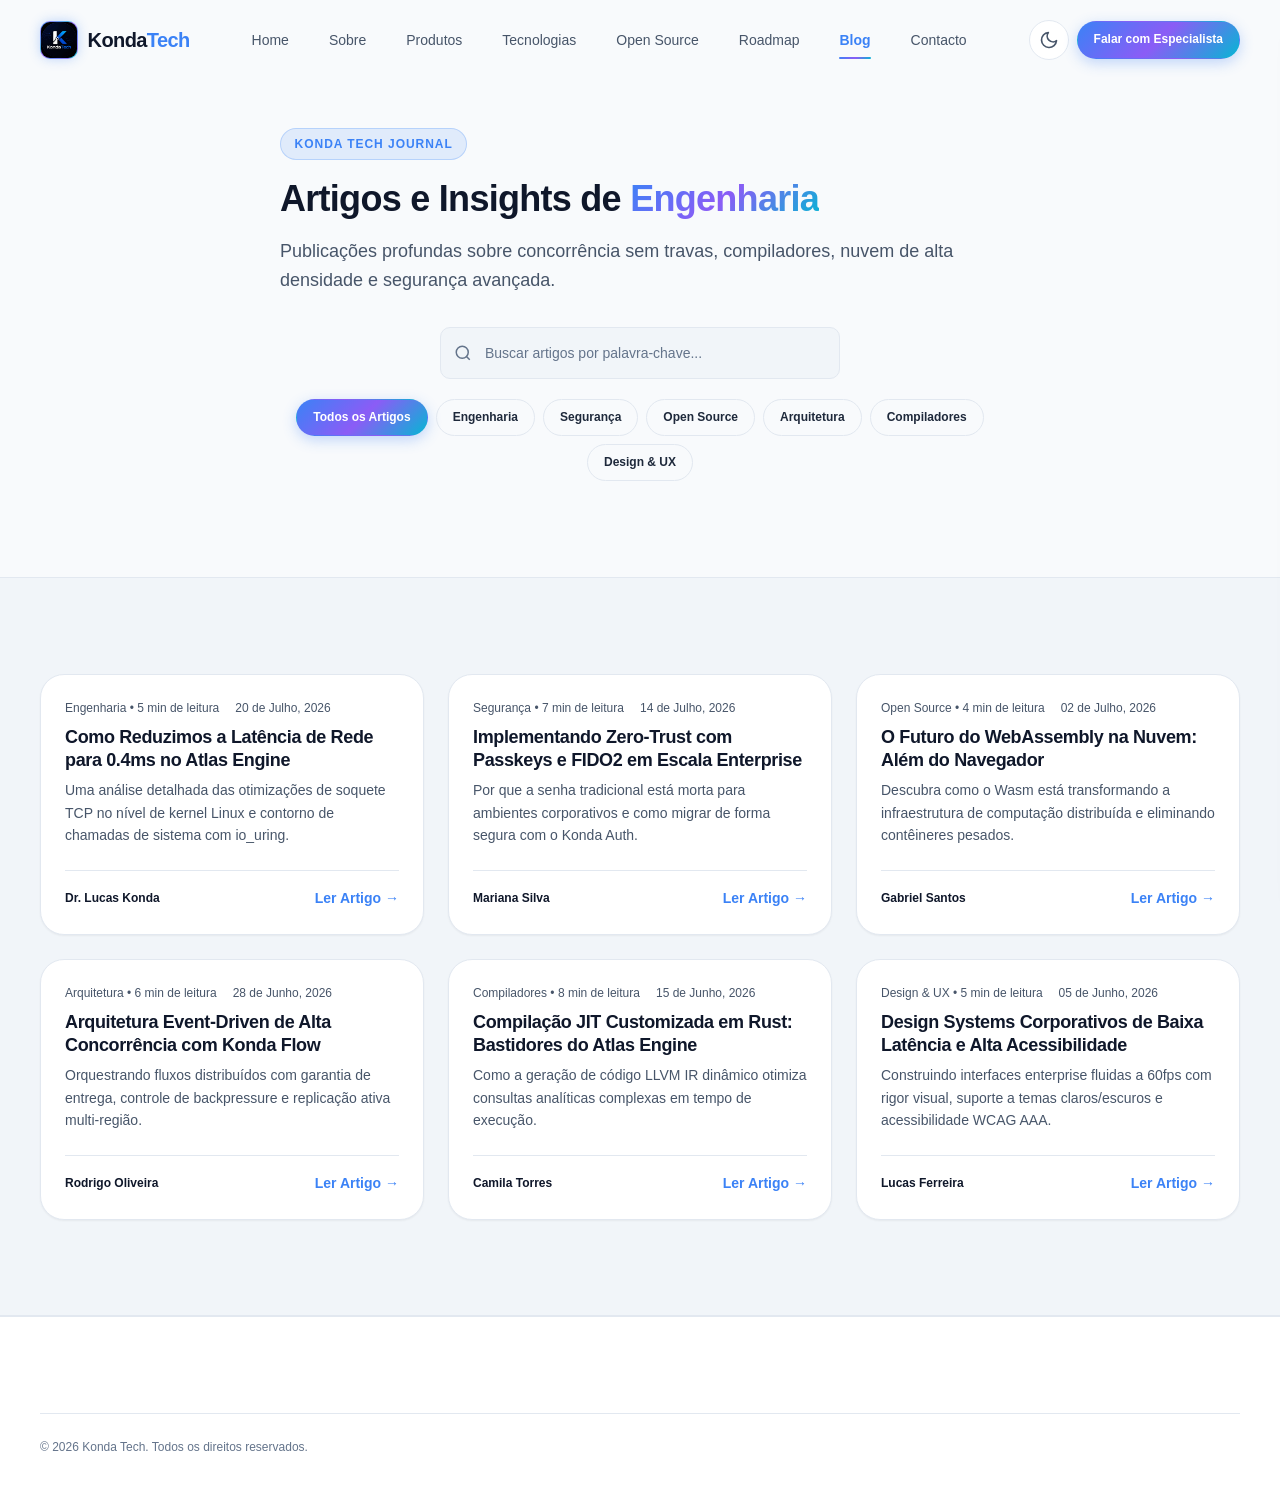
<file: blog.html>
<!DOCTYPE html>
<html lang="pt-ao" data-theme="dark">
<head>
  <meta charset="UTF-8" />
  <meta name="viewport" content="width=device-width, initial-scale=1.0" />
  <title>Blog Tech | Konda Tech - Artigos, Engenharia & Arquitetura</title>
  <meta name="description" content="Leia artigos técnicos elaborados por especialistas da Konda Tech sobre sistemas distribuídos, Atlas Engine, otimização e inovação." />
  <link rel="canonical" href="https://kondatech.dev/blog.html" />

  <link rel="stylesheet" href="assets/css/main.css" />
  <link rel="manifest" href="manifest.json" />
  <link rel="icon" type="image/svg+xml" href="data:image/svg+xml,<svg xmlns='http://www.w3.org/2000/svg' viewBox='0 0 24 24' fill='%233b82f6'><rect width='24' height='24' rx='6'/><path d='M7 17V7l10 10V7' stroke='%23ffffff' stroke-width='2' stroke-linecap='round'/></svg>" />
</head>
<body>

  <!-- Header -->
  <header class="header">
    <div class="container navbar">
      <a href="index.html" class="logo" aria-label="Konda Tech Página Inicial">
        <div class="logo-icon">
          <img src="assets/images/konda_tech_logo.jpg" alt="Konda Tech Logo" class="logo-img" referrerPolicy="no-referrer" />
        </div>
        <div class="logo-text">Konda<span>Tech</span></div>
      </a>

      <nav class="nav-menu">
        <a href="index.html" class="nav-link">Home</a>
        <a href="about.html" class="nav-link">Sobre</a>
        <a href="products.html" class="nav-link">Produtos</a>
        <a href="technologies.html" class="nav-link">Tecnologias</a>
        <a href="opensource.html" class="nav-link">Open Source</a>
        <a href="roadmap.html" class="nav-link">Roadmap</a>
        <a href="blog.html" class="nav-link active">Blog</a>
        <a href="contact.html" class="nav-link">Contacto</a>
      </nav>

      <div class="nav-actions">
        <button class="theme-toggle" aria-label="Alternar Tema">
          <svg xmlns="http://www.w3.org/2000/svg" width="20" height="20" viewBox="0 0 24 24" fill="none" stroke="currentColor" stroke-width="2"><circle cx="12" cy="12" r="5"/><line x1="12" y1="1" x2="12" y2="3"/><line x1="12" y1="18" x2="12" y2="22"/><line x1="4.22" y1="4.22" x2="5.64" y2="5.64"/><line x1="18.36" y1="18.36" x2="19.78" y2="19.78"/><line x1="1" y1="12" x2="3" y2="12"/><line x1="21" y1="12" x2="23" y2="12"/><line x1="4.22" y1="19.78" x2="5.64" y2="18.36"/><line x1="18.36" y1="5.64" x2="19.78" y2="4.22"/></svg>
        </button>
        <a href="contact.html" class="btn btn-primary btn-sm btn-pill">Falar com Especialista</a>
        <button class="hamburger" aria-label="Abrir Menu Mobile" aria-expanded="false">
          <span></span><span></span><span></span>
        </button>
      </div>
    </div>
  </header>

  <div class="overlay" aria-hidden="true"></div>
  <aside class="mobile-drawer">
    <div>
      <div class="logo">
        <div class="logo-icon">
          <img src="assets/images/konda_tech_logo.jpg" alt="Konda Tech Logo" class="logo-img" referrerPolicy="no-referrer" />
        </div>
        <div class="logo-text">Konda<span>Tech</span></div>
      </div>
      <div class="mobile-nav-list">
        <a href="index.html" class="mobile-nav-link">Home</a>
        <a href="about.html" class="mobile-nav-link">Sobre</a>
        <a href="products.html" class="mobile-nav-link">Produtos</a>
        <a href="technologies.html" class="mobile-nav-link">Tecnologias</a>
        <a href="opensource.html" class="mobile-nav-link">Open Source</a>
        <a href="roadmap.html" class="mobile-nav-link">Roadmap</a>
        <a href="blog.html" class="mobile-nav-link active">Blog</a>
        <a href="careers.html" class="mobile-nav-link">Carreiras</a>
        <a href="contact.html" class="mobile-nav-link">Contacto</a>
      </div>
    </div>
  </aside>

  <main>
    <section class="section" style="padding-top: calc(var(--navbar-height) + 3rem);">
      <div class="container text-center" style="max-width: 800px;">
        <span class="section-badge">Konda Tech Journal</span>
        <h1 class="section-title">Artigos e Insights de <span class="text-gradient">Engenharia</span></h1>
        <p class="section-subtitle">
          Publicações profundas sobre concorrência sem travas, compiladores, nuvem de alta densidade e segurança avançada.
        </p>

        <!-- Search Box & Category Filters -->
        <div style="margin-top: 2rem; display: flex; flex-direction: column; align-items: center; gap: 1.25rem;">
          <div class="search-box">
            <svg class="search-box-icon" xmlns="http://www.w3.org/2000/svg" width="18" height="18" viewBox="0 0 24 24" fill="none" stroke="currentColor" stroke-width="2"><circle cx="11" cy="11" r="8"/><line x1="21" y1="21" x2="16.65" y2="16.65"/></svg>
            <input type="text" class="form-control" placeholder="Buscar artigos por palavra-chave..." data-search-input />
          </div>

          <div style="display: flex; gap: 0.5rem; flex-wrap: wrap; justify-content: center;">
            <button class="btn btn-primary btn-sm btn-pill" data-filter="all">Todos os Artigos</button>
            <button class="btn btn-outline btn-sm btn-pill" data-filter="engenharia">Engenharia</button>
            <button class="btn btn-outline btn-sm btn-pill" data-filter="segurança">Segurança</button>
            <button class="btn btn-outline btn-sm btn-pill" data-filter="open-source">Open Source</button>
            <button class="btn btn-outline btn-sm btn-pill" data-filter="arquitetura">Arquitetura</button>
            <button class="btn btn-outline btn-sm btn-pill" data-filter="compiladores">Compiladores</button>
            <button class="btn btn-outline btn-sm btn-pill" data-filter="design">Design & UX</button>
          </div>
        </div>
      </div>
    </section>

    <!-- Articles Grid -->
    <section class="section section-bg-alt">
      <div class="container">
        <div class="grid grid-cols-3">
          <!-- Article 1 -->
          <article class="card card-blog reveal" data-category="engenharia" data-article-id="atlas-latency">
            <div class="card-blog-content">
              <div class="card-blog-meta">
                <span>Engenharia • 5 min de leitura</span>
                <span>20 de Julho, 2026</span>
              </div>
              <h3 class="card-title" style="font-size: var(--font-lg);">Como Reduzimos a Latência de Rede para 0.4ms no Atlas Engine</h3>
              <p class="card-description">
                Uma análise detalhada das otimizações de soquete TCP no nível de kernel Linux e contorno de chamadas de sistema com io_uring.
              </p>
              <div class="card-footer">
                <span style="color: var(--text-heading); font-weight: 600;">Dr. Lucas Konda</span>
                <button class="card-link read-more-btn" data-article-id="atlas-latency" style="background: none; border: none; cursor: pointer; padding: 0;">Ler Artigo →</button>
              </div>
            </div>
          </article>

          <!-- Article 2 -->
          <article class="card card-blog reveal delay-100" data-category="segurança" data-article-id="zero-trust-passkeys">
            <div class="card-blog-content">
              <div class="card-blog-meta">
                <span>Segurança • 7 min de leitura</span>
                <span>14 de Julho, 2026</span>
              </div>
              <h3 class="card-title" style="font-size: var(--font-lg);">Implementando Zero-Trust com Passkeys e FIDO2 em Escala Enterprise</h3>
              <p class="card-description">
                Por que a senha tradicional está morta para ambientes corporativos e como migrar de forma segura com o Konda Auth.
              </p>
              <div class="card-footer">
                <span style="color: var(--text-heading); font-weight: 600;">Mariana Silva</span>
                <button class="card-link read-more-btn" data-article-id="zero-trust-passkeys" style="background: none; border: none; cursor: pointer; padding: 0;">Ler Artigo →</button>
              </div>
            </div>
          </article>

          <!-- Article 3 -->
          <article class="card card-blog reveal delay-200" data-category="open-source" data-article-id="webassembly-cloud">
            <div class="card-blog-content">
              <div class="card-blog-meta">
                <span>Open Source • 4 min de leitura</span>
                <span>02 de Julho, 2026</span>
              </div>
              <h3 class="card-title" style="font-size: var(--font-lg);">O Futuro do WebAssembly na Nuvem: Além do Navegador</h3>
              <p class="card-description">
                Descubra como o Wasm está transformando a infraestrutura de computação distribuída e eliminando contêineres pesados.
              </p>
              <div class="card-footer">
                <span style="color: var(--text-heading); font-weight: 600;">Gabriel Santos</span>
                <button class="card-link read-more-btn" data-article-id="webassembly-cloud" style="background: none; border: none; cursor: pointer; padding: 0;">Ler Artigo →</button>
              </div>
            </div>
          </article>

          <!-- Article 4 -->
          <article class="card card-blog reveal" data-category="arquitetura" data-article-id="event-driven-flow">
            <div class="card-blog-content">
              <div class="card-blog-meta">
                <span>Arquitetura • 6 min de leitura</span>
                <span>28 de Junho, 2026</span>
              </div>
              <h3 class="card-title" style="font-size: var(--font-lg);">Arquitetura Event-Driven de Alta Concorrência com Konda Flow</h3>
              <p class="card-description">
                Orquestrando fluxos distribuídos com garantia de entrega, controle de backpressure e replicação ativa multi-região.
              </p>
              <div class="card-footer">
                <span style="color: var(--text-heading); font-weight: 600;">Rodrigo Oliveira</span>
                <button class="card-link read-more-btn" data-article-id="event-driven-flow" style="background: none; border: none; cursor: pointer; padding: 0;">Ler Artigo →</button>
              </div>
            </div>
          </article>

          <!-- Article 5 -->
          <article class="card card-blog reveal delay-100" data-category="compiladores" data-article-id="jit-rust-compiler">
            <div class="card-blog-content">
              <div class="card-blog-meta">
                <span>Compiladores • 8 min de leitura</span>
                <span>15 de Junho, 2026</span>
              </div>
              <h3 class="card-title" style="font-size: var(--font-lg);">Compilação JIT Customizada em Rust: Bastidores do Atlas Engine</h3>
              <p class="card-description">
                Como a geração de código LLVM IR dinâmico otimiza consultas analíticas complexas em tempo de execução.
              </p>
              <div class="card-footer">
                <span style="color: var(--text-heading); font-weight: 600;">Camila Torres</span>
                <button class="card-link read-more-btn" data-article-id="jit-rust-compiler" style="background: none; border: none; cursor: pointer; padding: 0;">Ler Artigo →</button>
              </div>
            </div>
          </article>

          <!-- Article 6 -->
          <article class="card card-blog reveal delay-200" data-category="design" data-article-id="design-system-ux">
            <div class="card-blog-content">
              <div class="card-blog-meta">
                <span>Design & UX • 5 min de leitura</span>
                <span>05 de Junho, 2026</span>
              </div>
              <h3 class="card-title" style="font-size: var(--font-lg);">Design Systems Corporativos de Baixa Latência e Alta Acessibilidade</h3>
              <p class="card-description">
                Construindo interfaces enterprise fluidas a 60fps com rigor visual, suporte a temas claros/escuros e acessibilidade WCAG AAA.
              </p>
              <div class="card-footer">
                <span style="color: var(--text-heading); font-weight: 600;">Lucas Ferreira</span>
                <button class="card-link read-more-btn" data-article-id="design-system-ux" style="background: none; border: none; cursor: pointer; padding: 0;">Ler Artigo →</button>
              </div>
            </div>
          </article>
        </div>
      </div>
    </section>
  </main>

  <footer class="footer">
    <div class="container">
      <div class="footer-bottom">
        <div>© 2026 Konda Tech. Todos os direitos reservados.</div>
      </div>
    </div>
  </footer>

  <button class="back-to-top" aria-label="Voltar ao Topo">
    <svg xmlns="http://www.w3.org/2000/svg" width="20" height="20" viewBox="0 0 24 24" fill="none" stroke="currentColor" stroke-width="2.5"><polyline points="18 15 12 9 6 15"/></svg>
  </button>

  <script type="module" src="assets/js/main.js"></script>
</body>
</html>
</file>
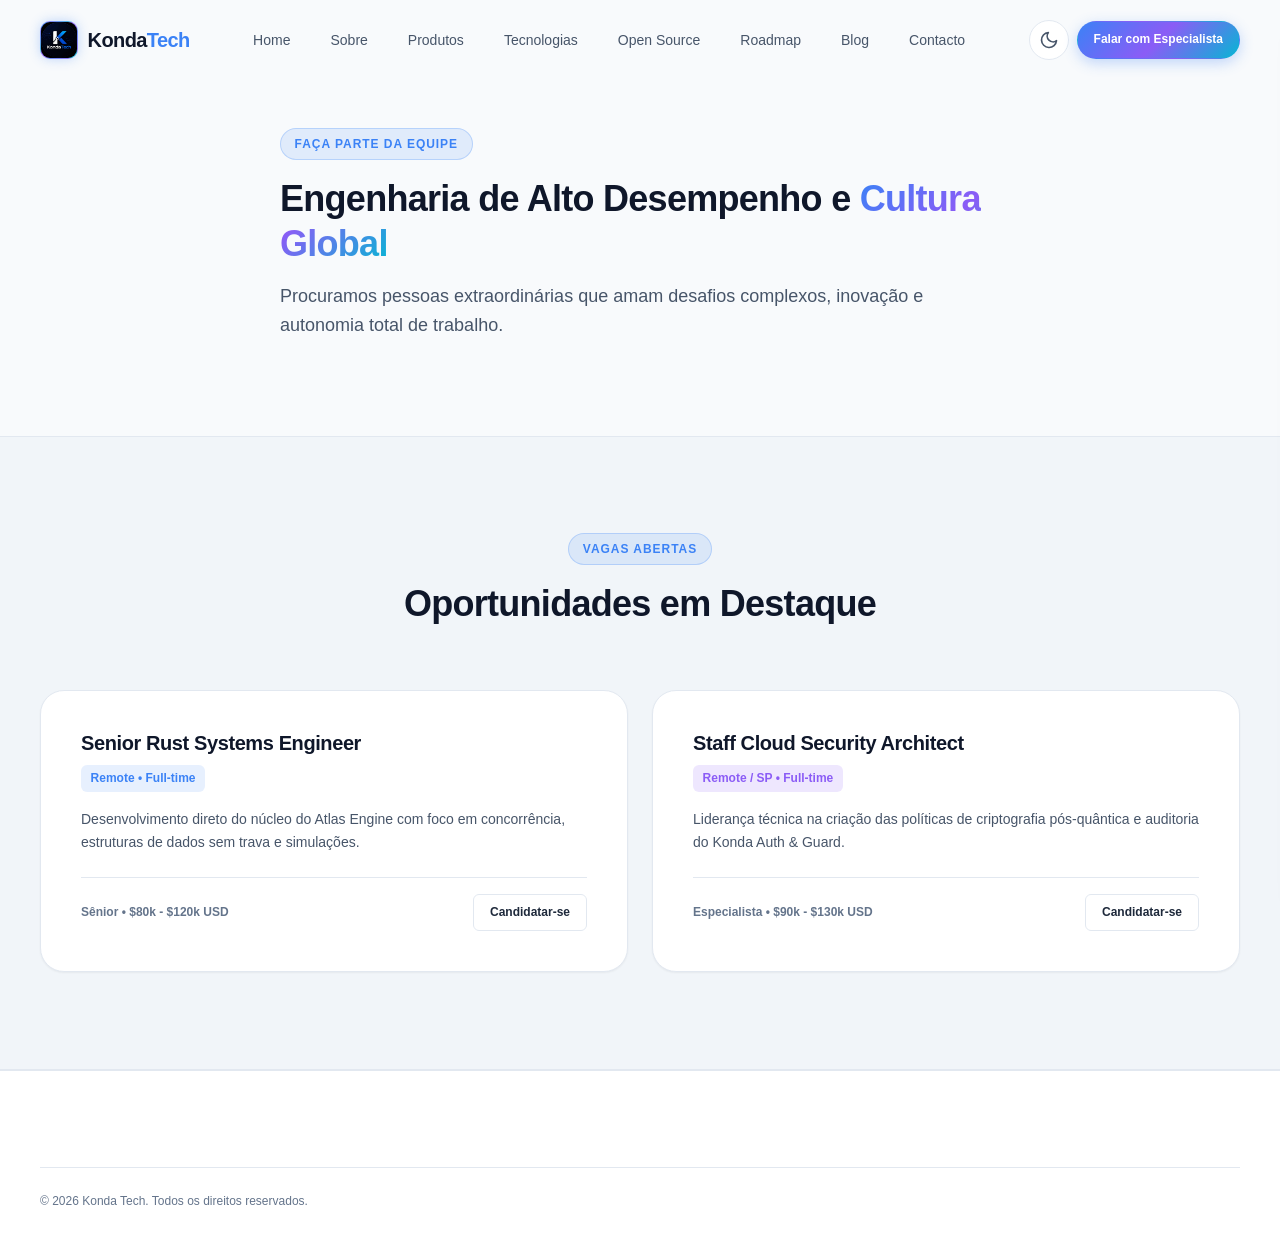
<file: careers.html>
<!DOCTYPE html>
<html lang="pt-ao" data-theme="dark">
<head>
  <meta charset="UTF-8" />
  <meta name="viewport" content="width=device-width, initial-scale=1.0" />
  <title>Carreiras | Konda Tech - Construa o Futuro Conosco</title>
  <meta name="description" content="Trabalhe na Konda Tech. Confira nossas vagas abertas em engenharia de software, arquitetura distribuída e UX/UI design." />
  <link rel="canonical" href="https://kondatech.dev/careers.html" />

  <link rel="stylesheet" href="assets/css/main.css" />
  <link rel="manifest" href="manifest.json" />
  <link rel="icon" type="image/svg+xml" href="data:image/svg+xml,<svg xmlns='http://www.w3.org/2000/svg' viewBox='0 0 24 24' fill='%233b82f6'><rect width='24' height='24' rx='6'/><path d='M7 17V7l10 10V7' stroke='%23ffffff' stroke-width='2' stroke-linecap='round'/></svg>" />
</head>
<body>

  <!-- Header -->
  <header class="header">
    <div class="container navbar">
      <a href="index.html" class="logo" aria-label="Konda Tech Página Inicial">
        <div class="logo-icon">
          <img src="assets/images/konda_tech_logo.jpg" alt="Konda Tech Logo" class="logo-img" referrerPolicy="no-referrer" />
        </div>
        <div class="logo-text">Konda<span>Tech</span></div>
      </a>

      <nav class="nav-menu">
        <a href="index.html" class="nav-link">Home</a>
        <a href="about.html" class="nav-link">Sobre</a>
        <a href="products.html" class="nav-link">Produtos</a>
        <a href="technologies.html" class="nav-link">Tecnologias</a>
        <a href="opensource.html" class="nav-link">Open Source</a>
        <a href="roadmap.html" class="nav-link">Roadmap</a>
        <a href="blog.html" class="nav-link">Blog</a>
        <a href="contact.html" class="nav-link">Contacto</a>
      </nav>

      <div class="nav-actions">
        <button class="theme-toggle" aria-label="Alternar Tema">
          <svg xmlns="http://www.w3.org/2000/svg" width="20" height="20" viewBox="0 0 24 24" fill="none" stroke="currentColor" stroke-width="2"><circle cx="12" cy="12" r="5"/><line x1="12" y1="1" x2="12" y2="3"/><line x1="12" y1="21" x2="12" y2="23"/><line x1="4.22" y1="4.22" x2="5.64" y2="5.64"/><line x1="18.36" y1="18.36" x2="19.78" y2="19.78"/><line x1="1" y1="12" x2="3" y2="12"/><line x1="21" y1="12" x2="23" y2="12"/><line x1="4.22" y1="19.78" x2="5.64" y2="18.36"/><line x1="18.36" y1="5.64" x2="19.78" y2="4.22"/></svg>
        </button>
        <a href="contact.html" class="btn btn-primary btn-sm btn-pill">Falar com Especialista</a>
        <button class="hamburger" aria-label="Abrir Menu Mobile" aria-expanded="false">
          <span></span><span></span><span></span>
        </button>
      </div>
    </div>
  </header>

  <div class="overlay" aria-hidden="true"></div>
  <aside class="mobile-drawer">
    <div>
      <div class="logo">
        <div class="logo-icon">
          <img src="assets/images/konda_tech_logo.jpg" alt="Konda Tech Logo" class="logo-img" referrerPolicy="no-referrer" />
        </div>
        <div class="logo-text">Konda<span>Tech</span></div>
      </div>
      <div class="mobile-nav-list">
        <a href="index.html" class="mobile-nav-link">Home</a>
        <a href="about.html" class="mobile-nav-link">Sobre</a>
        <a href="products.html" class="mobile-nav-link">Produtos</a>
        <a href="technologies.html" class="mobile-nav-link">Tecnologias</a>
        <a href="opensource.html" class="mobile-nav-link">Open Source</a>
        <a href="roadmap.html" class="mobile-nav-link">Roadmap</a>
        <a href="blog.html" class="mobile-nav-link">Blog</a>
        <a href="careers.html" class="mobile-nav-link active">Carreiras</a>
        <a href="contact.html" class="mobile-nav-link">Contacto</a>
      </div>
    </div>
  </aside>

  <main>
    <section class="section" style="padding-top: calc(var(--navbar-height) + 3rem);">
      <div class="container text-center" style="max-width: 800px;">
        <span class="section-badge">Faça Parte da Equipe</span>
        <h1 class="section-title">Engenharia de Alto Desempenho e <span class="text-gradient">Cultura Global</span></h1>
        <p class="section-subtitle">
          Procuramos pessoas extraordinárias que amam desafios complexos, inovação e autonomia total de trabalho.
        </p>
      </div>
    </section>

    <!-- Open Positions Section -->
    <section class="section section-bg-alt">
      <div class="container">
        <div class="section-header">
          <span class="section-badge">Vagas Abertas</span>
          <h2 class="section-title">Oportunidades em Destaque</h2>
        </div>

        <div class="grid grid-cols-2">
          <div class="card reveal">
            <div style="display: flex; justify-content: space-between; align-items: flex-start; margin-bottom: 1rem;">
              <div>
                <h3 class="card-title">Senior Rust Systems Engineer</h3>
                <span class="badge badge-primary">Remote • Full-time</span>
              </div>
            </div>
            <p class="card-description">
              Desenvolvimento direto do núcleo do Atlas Engine com foco em concorrência, estruturas de dados sem trava e simulações.
            </p>
            <div class="card-footer">
              <span style="color: var(--text-muted);">Sênior • $80k - $120k USD</span>
              <a href="contact.html" class="btn btn-outline btn-sm">Candidatar-se</a>
            </div>
          </div>

          <div class="card reveal delay-100">
            <div style="display: flex; justify-content: space-between; align-items: flex-start; margin-bottom: 1rem;">
              <div>
                <h3 class="card-title">Staff Cloud Security Architect</h3>
                <span class="badge badge-accent">Remote / SP • Full-time</span>
              </div>
            </div>
            <p class="card-description">
              Liderança técnica na criação das políticas de criptografia pós-quântica e auditoria do Konda Auth & Guard.
            </p>
            <div class="card-footer">
              <span style="color: var(--text-muted);">Especialista • $90k - $130k USD</span>
              <a href="contact.html" class="btn btn-outline btn-sm">Candidatar-se</a>
            </div>
          </div>
        </div>
      </div>
    </section>
  </main>

  <footer class="footer">
    <div class="container">
      <div class="footer-bottom">
        <div>© 2026 Konda Tech. Todos os direitos reservados.</div>
      </div>
    </div>
  </footer>

  <button class="back-to-top" aria-label="Voltar ao Topo">
    <svg xmlns="http://www.w3.org/2000/svg" width="20" height="20" viewBox="0 0 24 24" fill="none" stroke="currentColor" stroke-width="2.5"><polyline points="18 15 12 9 6 15"/></svg>
  </button>

  <script type="module" src="assets/js/main.js"></script>
</body>
</html>
</file>
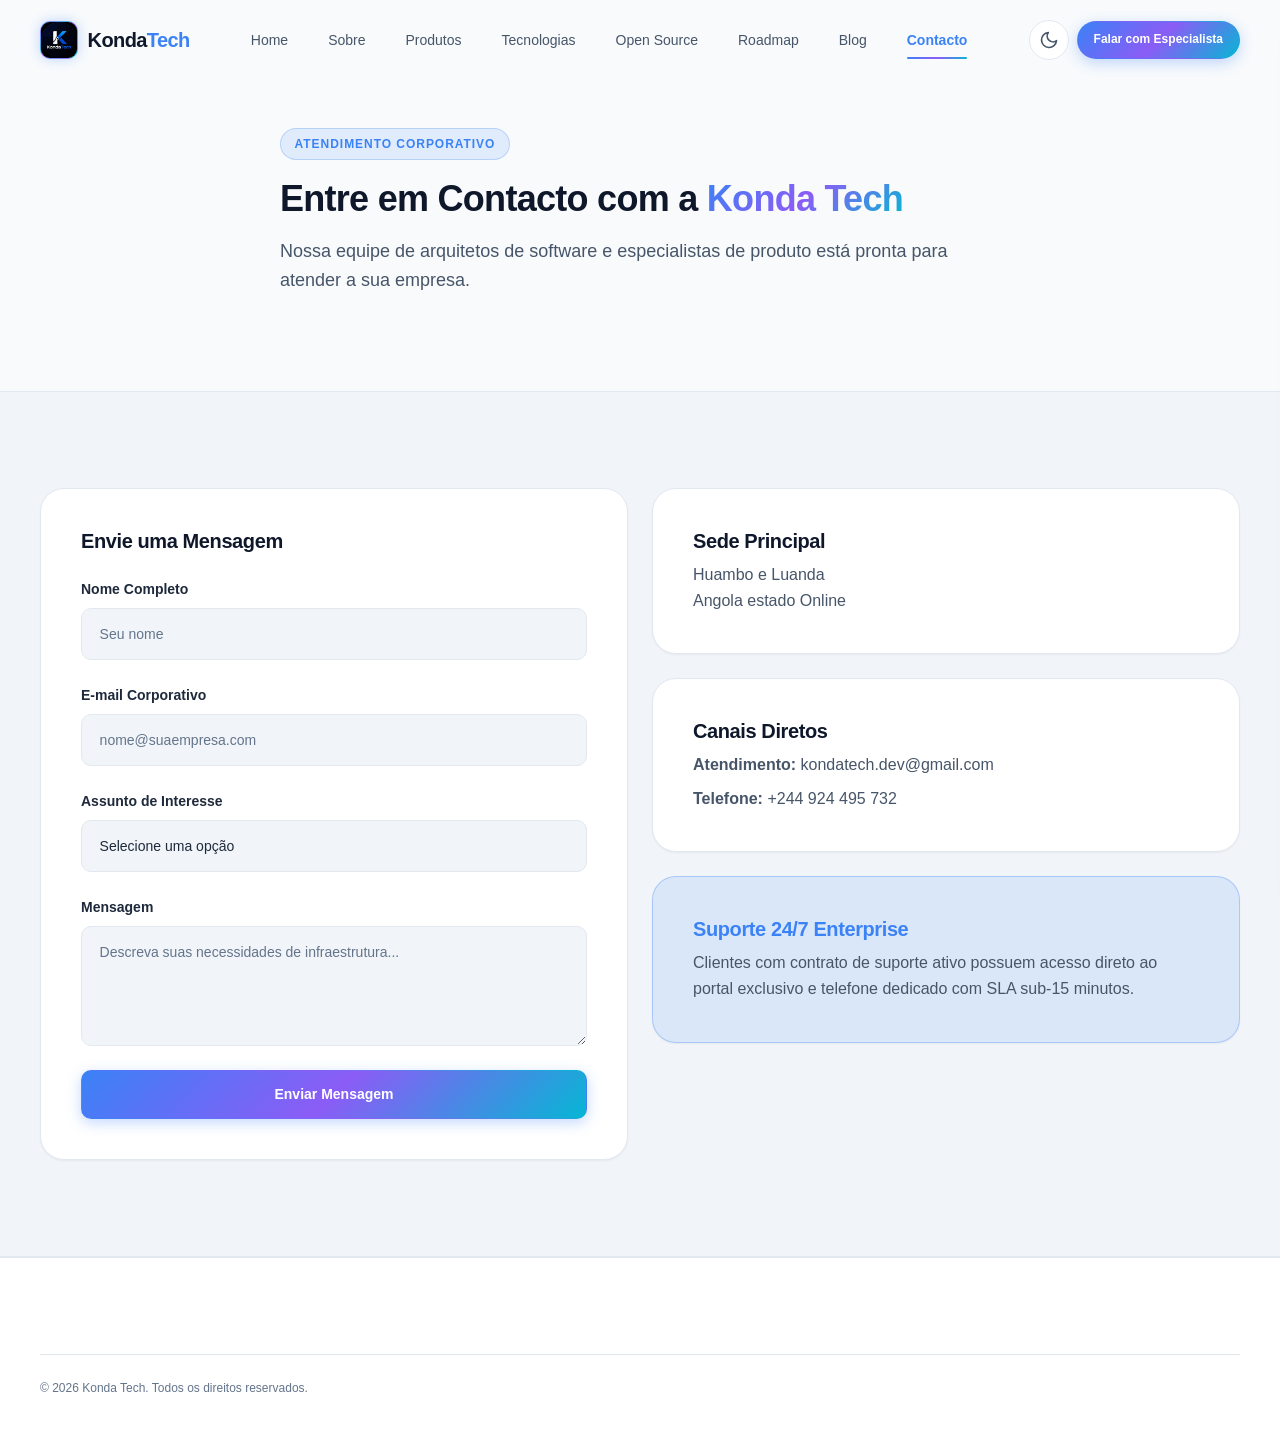
<file: contact.html>
<!DOCTYPE html>
<html lang="pt-ao" data-theme="dark">
<head>
  <meta charset="UTF-8" />
  <meta name="viewport" content="width=device-width, initial-scale=1.0" />
  <title>Contacto | Konda Tech - Fale com Nossos Especialistas</title>
  <meta name="description" content="Entre em contacto com a equipe da Konda Tech. Atendimento comercial, suporte técnico enterprise e parcerias." />
  <link rel="canonical" href="https://kondatech.dev/contact.html" />

  <link rel="stylesheet" href="assets/css/main.css" />
  <link rel="manifest" href="manifest.json" />
  <link rel="icon" type="image/svg+xml" href="data:image/svg+xml,<svg xmlns='http://www.w3.org/2000/svg' viewBox='0 0 24 24' fill='%233b82f6'><rect width='24' height='24' rx='6'/><path d='M7 17V7l10 10V7' stroke='%23ffffff' stroke-width='2' stroke-linecap='round'/></svg>" />
</head>
<body>

  <!-- Header -->
  <header class="header">
    <div class="container navbar">
      <a href="index.html" class="logo" aria-label="Konda Tech Página Inicial">
        <div class="logo-icon">
          <img src="assets/images/konda_tech_logo.jpg" alt="Konda Tech Logo" class="logo-img" referrerPolicy="no-referrer" />
        </div>
        <div class="logo-text">Konda<span>Tech</span></div>
      </a>

      <nav class="nav-menu">
        <a href="index.html" class="nav-link">Home</a>
        <a href="about.html" class="nav-link">Sobre</a>
        <a href="products.html" class="nav-link">Produtos</a>
        <a href="technologies.html" class="nav-link">Tecnologias</a>
        <a href="opensource.html" class="nav-link">Open Source</a>
        <a href="roadmap.html" class="nav-link">Roadmap</a>
        <a href="blog.html" class="nav-link">Blog</a>
        <a href="contact.html" class="nav-link active">Contacto</a>
      </nav>

      <div class="nav-actions">
        <button class="theme-toggle" aria-label="Alternar Tema">
          <svg xmlns="http://www.w3.org/2000/svg" width="20" height="20" viewBox="0 0 24 24" fill="none" stroke="currentColor" stroke-width="2"><circle cx="12" cy="12" r="5"/><line x1="12" y1="1" x2="12" y2="3"/><line x1="12" y1="18" x2="12" y2="22"/><line x1="4.22" y1="4.22" x2="5.64" y2="5.64"/><line x1="18.36" y1="18.36" x2="19.78" y2="19.78"/><line x1="1" y1="12" x2="3" y2="12"/><line x1="21" y1="12" x2="23" y2="12"/><line x1="4.22" y1="19.78" x2="5.64" y2="18.36"/><line x1="18.36" y1="5.64" x2="19.78" y2="4.22"/></svg>
        </button>
        <a href="contact.html" class="btn btn-primary btn-sm btn-pill">Falar com Especialista</a>
        <button class="hamburger" aria-label="Abrir Menu Mobile" aria-expanded="false">
          <span></span><span></span><span></span>
        </button>
      </div>
    </div>
  </header>

  <div class="overlay" aria-hidden="true"></div>
  <aside class="mobile-drawer">
    <div>
      <div class="logo">
        <div class="logo-icon">
          <img src="assets/images/konda_tech_logo.jpg" alt="Konda Tech Logo" class="logo-img" referrerPolicy="no-referrer" />
        </div>
        <div class="logo-text">Konda<span>Tech</span></div>
      </div>
      <div class="mobile-nav-list">
        <a href="index.html" class="mobile-nav-link">Home</a>
        <a href="about.html" class="mobile-nav-link">Sobre</a>
        <a href="products.html" class="mobile-nav-link">Produtos</a>
        <a href="technologies.html" class="mobile-nav-link">Tecnologias</a>
        <a href="opensource.html" class="mobile-nav-link">Open Source</a>
        <a href="roadmap.html" class="mobile-nav-link">Roadmap</a>
        <a href="blog.html" class="mobile-nav-link">Blog</a>
        <a href="careers.html" class="mobile-nav-link">Carreiras</a>
        <a href="contact.html" class="mobile-nav-link active">Contacto</a>
      </div>
    </div>
  </aside>

  <main>
    <section class="section" style="padding-top: calc(var(--navbar-height) + 3rem);">
      <div class="container text-center" style="max-width: 800px;">
        <span class="section-badge">Atendimento Corporativo</span>
        <h1 class="section-title">Entre em Contacto com a <span class="text-gradient">Konda Tech</span></h1>
        <p class="section-subtitle">
          Nossa equipe de arquitetos de software e especialistas de produto está pronta para atender a sua empresa.
        </p>
      </div>
    </section>

    <!-- Contact Form & Details Section -->
    <section class="section section-bg-alt">
      <div class="container">
        <div class="grid grid-cols-2">
          <!-- Forma de Painel -->
          <div class="card glass-panel reveal">
            <h2 style="font-size: var(--font-xl); font-weight: 700; margin-bottom: 1.5rem;">Envie uma Mensagem</h2>
            
            <form data-validate>
              <div class="form-group">
                <label class="form-label">Nome Completo</label>
                <input type="text" class="form-control" placeholder="Seu nome" required />
                <span class="form-error-msg"></span>
              </div>

              <div class="form-group">
                <label class="form-label">E-mail Corporativo</label>
                <input type="email" class="form-control" placeholder="nome@suaempresa.com" required />
                <span class="form-error-msg"></span>
              </div>

              <div class="form-group">
                <label class="form-label">Assunto de Interesse</label>
                <select class="form-control" required>
                  <option value="">Selecione uma opção</option>
                  <option value="enterprise">Demonstração De software funcionais</option>
                  <option value="suporte">Suporte Técnico</option>
                  <option value="parcerias">Parcerias e Alianças</option>
                  <option value="outro">Outros Assuntos</option>
                </select>
                <span class="form-error-msg"></span>
              </div>

              <div class="form-group">
                <label class="form-label">Mensagem</label>
                <textarea class="form-control" placeholder="Descreva suas necessidades de infraestrutura..." required></textarea>
                <span class="form-error-msg"></span>
              </div>

              <button type="submit" class="btn btn-primary w-full" style="width: 100%;">Enviar Mensagem</button>
            </form>
          </div>

          <!-- Detalhes do painel de Contacto -->
          <div class="reveal delay-200" style="display: flex; flex-direction: column; gap: 1.5rem;">
            <div class="card">
              <h3 class="card-title" style="margin-bottom: 0.5rem;">Sede Principal</h3>
              <p style="color: var(--text-secondary);">Huambo e Luanda<br />Angola estado Online</p>
            </div>

            <div class="card">
              <h3 class="card-title" style="margin-bottom: 0.5rem;">Canais Diretos</h3>
              <p style="color: var(--text-secondary); margin-bottom: 0.5rem;"><strong>Atendimento:</strong> kondatech.dev@gmail.com</p>
              <p style="color: var(--text-secondary);"><strong>Telefone:</strong> +244 924 495 732</p>
            </div>

            <div class="card" style="background: var(--color-primary-light); border-color: rgba(59, 130, 246, 0.3);">
              <h3 class="card-title" style="color: var(--color-primary);">Suporte 24/7 Enterprise</h3>
              <p style="color: var(--text-secondary);">Clientes com contrato de suporte ativo possuem acesso direto ao portal exclusivo e telefone dedicado com SLA sub-15 minutos.</p>
            </div>
          </div>
        </div>
      </div>
    </section>
  </main>

  <footer class="footer">
    <div class="container">
      <div class="footer-bottom">
        <div>© 2026 Konda Tech. Todos os direitos reservados.</div>
      </div>
    </div>
  </footer>

  <button class="back-to-top" aria-label="Voltar ao Topo">
    <svg xmlns="http://www.w3.org/2000/svg" width="20" height="20" viewBox="0 0 24 24" fill="none" stroke="currentColor" stroke-width="2.5"><polyline points="18 15 12 9 6 15"/></svg>
  </button>

  <script type="module" src="assets/js/main.js"></script>
</body>
</html>
</file>
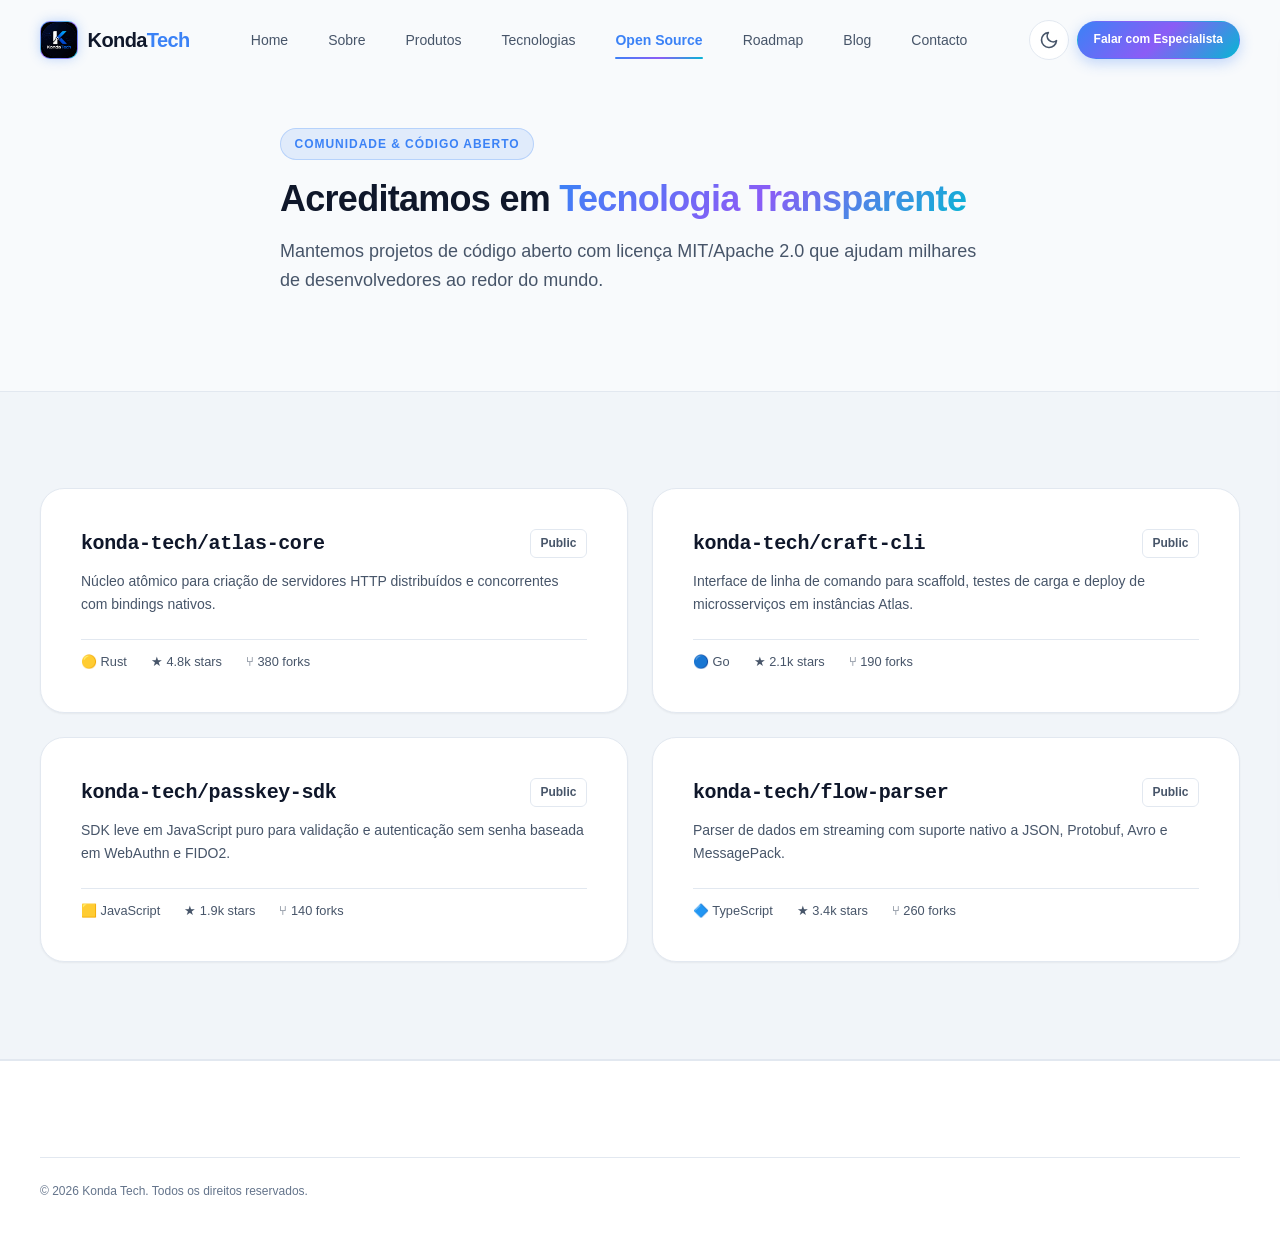
<file: opensource.html>
<!DOCTYPE html>
<html lang="pt-ao" data-theme="dark">
<head>
  <meta charset="UTF-8" />
  <meta name="viewport" content="width=device-width, initial-scale=1.0" />
  <title>Open Source | Konda Tech - Ecossistema & Projetos da Comunidade</title>
  <meta name="description" content="Conheça os projetos Open Source mantidos pela Konda Tech. Ferramentas, bibliotecas e utilitários para a comunidade de desenvolvedores." />
  <link rel="canonical" href="https://kondatech.dev/opensource.html" />

  <link rel="stylesheet" href="assets/css/main.css" />
  <link rel="manifest" href="manifest.json" />
  <link rel="icon" type="image/svg+xml" href="data:image/svg+xml,<svg xmlns='http://www.w3.org/2000/svg' viewBox='0 0 24 24' fill='%233b82f6'><rect width='24' height='24' rx='6'/><path d='M7 17V7l10 10V7' stroke='%23ffffff' stroke-width='2' stroke-linecap='round'/></svg>" />
</head>
<body>

  <!-- Header -->
  <header class="header">
    <div class="container navbar">
      <a href="index.html" class="logo" aria-label="Konda Tech Página Inicial">
        <div class="logo-icon">
          <img src="assets/images/konda_tech_logo.jpg" alt="Konda Tech Logo" class="logo-img" referrerPolicy="no-referrer" />
        </div>
        <div class="logo-text">Konda<span>Tech</span></div>
      </a>

      <nav class="nav-menu">
        <a href="index.html" class="nav-link">Home</a>
        <a href="about.html" class="nav-link">Sobre</a>
        <a href="products.html" class="nav-link">Produtos</a>
        <a href="technologies.html" class="nav-link">Tecnologias</a>
        <a href="opensource.html" class="nav-link active">Open Source</a>
        <a href="roadmap.html" class="nav-link">Roadmap</a>
        <a href="blog.html" class="nav-link">Blog</a>
        <a href="contact.html" class="nav-link">Contacto</a>
      </nav>

      <div class="nav-actions">
        <button class="theme-toggle" aria-label="Alternar Tema">
          <svg xmlns="http://www.w3.org/2000/svg" width="20" height="20" viewBox="0 0 24 24" fill="none" stroke="currentColor" stroke-width="2"><circle cx="12" cy="12" r="5"/><line x1="12" y1="1" x2="12" y2="3"/><line x1="12" y1="21" x2="12" y2="23"/><line x1="4.22" y1="4.22" x2="5.64" y2="5.64"/><line x1="18.36" y1="18.36" x2="19.78" y2="19.78"/><line x1="1" y1="12" x2="3" y2="12"/><line x1="21" y1="12" x2="23" y2="12"/><line x1="4.22" y1="19.78" x2="5.64" y2="18.36"/><line x1="18.36" y1="5.64" x2="19.78" y2="4.22"/></svg>
        </button>
        <a href="contact.html" class="btn btn-primary btn-sm btn-pill">Falar com Especialista</a>
        <button class="hamburger" aria-label="Abrir Menu Mobile" aria-expanded="false">
          <span></span><span></span><span></span>
        </button>
      </div>
    </div>
  </header>

  <div class="overlay" aria-hidden="true"></div>
  <aside class="mobile-drawer">
    <div>
      <div class="logo">
        <div class="logo-icon">
          <img src="assets/images/konda_tech_logo.jpg" alt="Konda Tech Logo" class="logo-img" referrerPolicy="no-referrer" />
        </div>
        <div class="logo-text">Konda<span>Tech</span></div>
      </div>
      <div class="mobile-nav-list">
        <a href="index.html" class="mobile-nav-link">Home</a>
        <a href="about.html" class="mobile-nav-link">Sobre</a>
        <a href="products.html" class="mobile-nav-link">Produtos</a>
        <a href="technologies.html" class="mobile-nav-link">Tecnologias</a>
        <a href="opensource.html" class="mobile-nav-link active">Open Source</a>
        <a href="roadmap.html" class="mobile-nav-link">Roadmap</a>
        <a href="blog.html" class="mobile-nav-link">Blog</a>
        <a href="careers.html" class="mobile-nav-link">Carreiras</a>
        <a href="contact.html" class="mobile-nav-link">Contacto</a>
      </div>
    </div>
  </aside>

  <main>
    <section class="section" style="padding-top: calc(var(--navbar-height) + 3rem);">
      <div class="container text-center" style="max-width: 800px;">
        <span class="section-badge">Comunidade & Código Aberto</span>
        <h1 class="section-title">Acreditamos em <span class="text-gradient">Tecnologia Transparente</span></h1>
        <p class="section-subtitle">
          Mantemos projetos de código aberto com licença MIT/Apache 2.0 que ajudam milhares de desenvolvedores ao redor do mundo.
        </p>
      </div>
    </section>

    <!-- Repositories Grid -->
    <section class="section section-bg-alt">
      <div class="container">
        <div class="grid grid-cols-2">
          <!-- Repo 1 -->
          <div class="card reveal">
            <div style="display: flex; justify-content: space-between; align-items: center; margin-bottom: 0.75rem;">
              <h3 class="card-title" style="margin: 0; font-family: var(--font-mono);">konda-tech/atlas-core</h3>
              <span class="badge badge-outline">Public</span>
            </div>
            <p class="card-description">
              Núcleo atômico para criação de servidores HTTP distribuídos e concorrentes com bindings nativos.
            </p>
            <div style="display: flex; gap: 1.5rem; font-size: 0.8rem; color: var(--text-muted); border-top: 1px solid var(--border-color); padding-top: 0.75rem;">
              <span>🟡 Rust</span>
              <span>★ 4.8k stars</span>
              <span>⑂ 380 forks</span>
            </div>
          </div>

          <!-- Repo 2 -->
          <div class="card reveal delay-100">
            <div style="display: flex; justify-content: space-between; align-items: center; margin-bottom: 0.75rem;">
              <h3 class="card-title" style="margin: 0; font-family: var(--font-mono);">konda-tech/craft-cli</h3>
              <span class="badge badge-outline">Public</span>
            </div>
            <p class="card-description">
              Interface de linha de comando para scaffold, testes de carga e deploy de microsserviços em instâncias Atlas.
            </p>
            <div style="display: flex; gap: 1.5rem; font-size: 0.8rem; color: var(--text-muted); border-top: 1px solid var(--border-color); padding-top: 0.75rem;">
              <span>🔵 Go</span>
              <span>★ 2.1k stars</span>
              <span>⑂ 190 forks</span>
            </div>
          </div>

          <!-- Repo 3 -->
          <div class="card reveal delay-200">
            <div style="display: flex; justify-content: space-between; align-items: center; margin-bottom: 0.75rem;">
              <h3 class="card-title" style="margin: 0; font-family: var(--font-mono);">konda-tech/passkey-sdk</h3>
              <span class="badge badge-outline">Public</span>
            </div>
            <p class="card-description">
              SDK leve em JavaScript puro para validação e autenticação sem senha baseada em WebAuthn e FIDO2.
            </p>
            <div style="display: flex; gap: 1.5rem; font-size: 0.8rem; color: var(--text-muted); border-top: 1px solid var(--border-color); padding-top: 0.75rem;">
              <span>🟨 JavaScript</span>
              <span>★ 1.9k stars</span>
              <span>⑂ 140 forks</span>
            </div>
          </div>

          <!-- Repo 4 -->
          <div class="card reveal delay-300">
            <div style="display: flex; justify-content: space-between; align-items: center; margin-bottom: 0.75rem;">
              <h3 class="card-title" style="margin: 0; font-family: var(--font-mono);">konda-tech/flow-parser</h3>
              <span class="badge badge-outline">Public</span>
            </div>
            <p class="card-description">
              Parser de dados em streaming com suporte nativo a JSON, Protobuf, Avro e MessagePack.
            </p>
            <div style="display: flex; gap: 1.5rem; font-size: 0.8rem; color: var(--text-muted); border-top: 1px solid var(--border-color); padding-top: 0.75rem;">
              <span>🔷 TypeScript</span>
              <span>★ 3.4k stars</span>
              <span>⑂ 260 forks</span>
            </div>
          </div>
        </div>
      </div>
    </section>
  </main>

  <footer class="footer">
    <div class="container">
      <div class="footer-bottom">
        <div>© 2026 Konda Tech. Todos os direitos reservados.</div>
      </div>
    </div>
  </footer>

  <button class="back-to-top" aria-label="Voltar ao Topo">
    <svg xmlns="http://www.w3.org/2000/svg" width="20" height="20" viewBox="0 0 24 24" fill="none" stroke="currentColor" stroke-width="2.5"><polyline points="18 15 12 9 6 15"/></svg>
  </button>

  <script type="module" src="assets/js/main.js"></script>
</body>
</html>
</file>
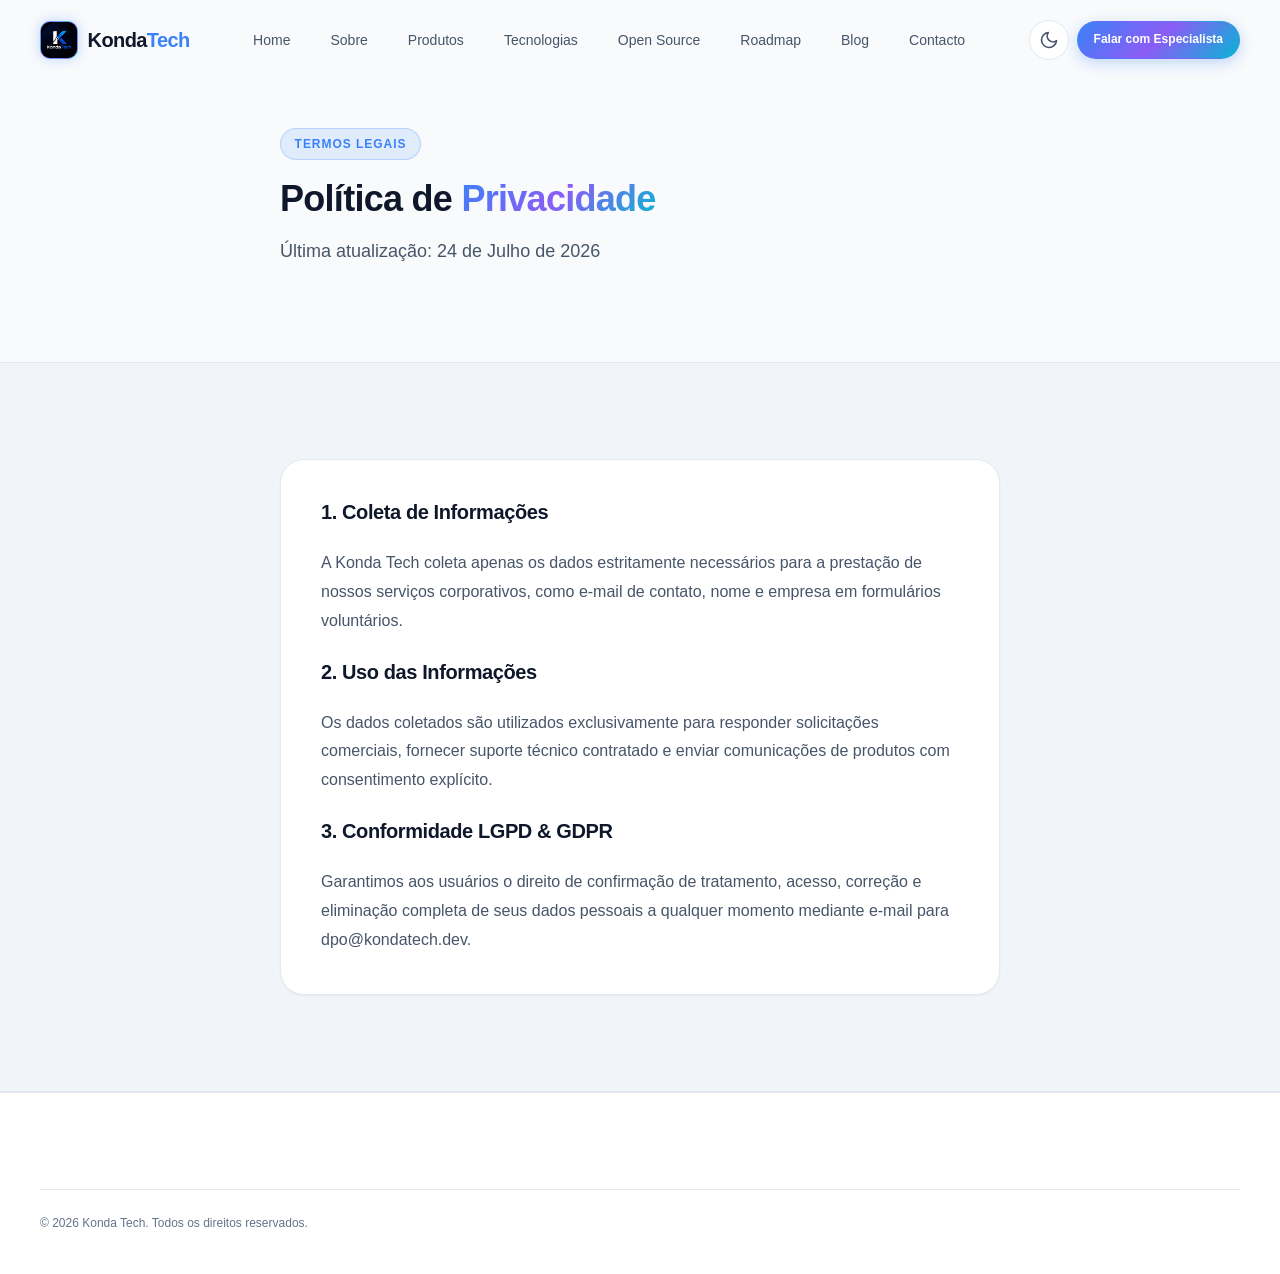
<file: privacy.html>
<!DOCTYPE html>
<html lang="pt-ao" data-theme="dark">
<head>
  <meta charset="UTF-8" />
  <meta name="viewport" content="width=device-width, initial-scale=1.0" />
  <title>Política de Privacidade | Konda Tech</title>
  <meta name="description" content="Política de Privacidade da Konda Tech. Transparência sobre coleta, tratamento e proteção de dados pessoais sob LGPD e GDPR." />
  <link rel="canonical" href="https://kondatech.dev/privacy.html" />

  <link rel="stylesheet" href="assets/css/main.css" />
  <link rel="manifest" href="manifest.json" />
  <link rel="icon" type="image/svg+xml" href="data:image/svg+xml,<svg xmlns='http://www.w3.org/2000/svg' viewBox='0 0 24 24' fill='%233b82f6'><rect width='24' height='24' rx='6'/><path d='M7 17V7l10 10V7' stroke='%23ffffff' stroke-width='2' stroke-linecap='round'/></svg>" />
</head>
<body>

  <header class="header">
    <div class="container navbar">
      <a href="index.html" class="logo">
        <div class="logo-icon">
          <img src="assets/images/konda_tech_logo.jpg" alt="Konda Tech Logo" class="logo-img" referrerPolicy="no-referrer" />
        </div>
        <div class="logo-text">Konda<span>Tech</span></div>
      </a>

      <nav class="nav-menu">
        <a href="index.html" class="nav-link">Home</a>
        <a href="about.html" class="nav-link">Sobre</a>
        <a href="products.html" class="nav-link">Produtos</a>
        <a href="technologies.html" class="nav-link">Tecnologias</a>
        <a href="opensource.html" class="nav-link">Open Source</a>
        <a href="roadmap.html" class="nav-link">Roadmap</a>
        <a href="blog.html" class="nav-link">Blog</a>
        <a href="contact.html" class="nav-link">Contacto</a>
      </nav>

      <div class="nav-actions">
        <button class="theme-toggle" aria-label="Alternar Tema">
          <svg xmlns="http://www.w3.org/2000/svg" width="20" height="20" viewBox="0 0 24 24" fill="none" stroke="currentColor" stroke-width="2"><circle cx="12" cy="12" r="5"/><line x1="12" y1="1" x2="12" y2="3"/><line x1="12" y1="21" x2="12" y2="23"/><line x1="4.22" y1="4.22" x2="5.64" y2="5.64"/><line x1="18.36" y1="18.36" x2="19.78" y2="19.78"/><line x1="1" y1="12" x2="3" y2="12"/><line x1="21" y1="12" x2="23" y2="12"/><line x1="4.22" y1="19.78" x2="5.64" y2="18.36"/><line x1="18.36" y1="5.64" x2="19.78" y2="4.22"/></svg>
        </button>
        <a href="contact.html" class="btn btn-primary btn-sm btn-pill">Falar com Especialista</a>
        <button class="hamburger" aria-label="Abrir Menu Mobile" aria-expanded="false">
          <span></span><span></span><span></span>
        </button>
      </div>
    </div>
  </header>

  <div class="overlay" aria-hidden="true"></div>
  <aside class="mobile-drawer">
    <div>
      <div class="logo">
        <div class="logo-icon">
          <img src="assets/images/konda_tech_logo.jpg" alt="Konda Tech Logo" class="logo-img" referrerPolicy="no-referrer" />
        </div>
        <div class="logo-text">Konda<span>Tech</span></div>
      </div>
      <div class="mobile-nav-list">
        <a href="index.html" class="mobile-nav-link">Home</a>
        <a href="about.html" class="mobile-nav-link">Sobre</a>
        <a href="products.html" class="mobile-nav-link">Produtos</a>
        <a href="technologies.html" class="mobile-nav-link">Tecnologias</a>
        <a href="opensource.html" class="mobile-nav-link">Open Source</a>
        <a href="roadmap.html" class="mobile-nav-link">Roadmap</a>
        <a href="blog.html" class="mobile-nav-link">Blog</a>
        <a href="careers.html" class="mobile-nav-link">Carreiras</a>
        <a href="contact.html" class="mobile-nav-link">Contacto</a>
      </div>
    </div>
  </aside>

  <main>
    <section class="section" style="padding-top: calc(var(--navbar-height) + 3rem);">
      <div class="container text-center" style="max-width: 800px;">
        <span class="section-badge">Termos Legais</span>
        <h1 class="section-title">Política de <span class="text-gradient">Privacidade</span></h1>
        <p class="section-subtitle">Última atualização: 24 de Julho de 2026</p>
      </div>
    </section>

    <section class="section section-bg-alt">
      <div class="container" style="max-width: 800px;">
        <div class="card glass-panel" style="display: flex; flex-direction: column; gap: 1.5rem; line-height: 1.8;">
          <h2 style="font-size: var(--font-xl);">1. Coleta de Informações</h2>
          <p style="color: var(--text-secondary);">
            A Konda Tech coleta apenas os dados estritamente necessários para a prestação de nossos serviços corporativos, como e-mail de contato, nome e empresa em formulários voluntários.
          </p>

          <h2 style="font-size: var(--font-xl);">2. Uso das Informações</h2>
          <p style="color: var(--text-secondary);">
            Os dados coletados são utilizados exclusivamente para responder solicitações comerciais, fornecer suporte técnico contratado e enviar comunicações de produtos com consentimento explícito.
          </p>

          <h2 style="font-size: var(--font-xl);">3. Conformidade LGPD & GDPR</h2>
          <p style="color: var(--text-secondary);">
            Garantimos aos usuários o direito de confirmação de tratamento, acesso, correção e eliminação completa de seus dados pessoais a qualquer momento mediante e-mail para dpo@kondatech.dev.
          </p>
        </div>
      </div>
    </section>
  </main>

  <footer class="footer">
    <div class="container">
      <div class="footer-bottom">
        <div>© 2026 Konda Tech. Todos os direitos reservados.</div>
      </div>
    </div>
  </footer>

  <button class="back-to-top" aria-label="Voltar ao Topo">
    <svg xmlns="http://www.w3.org/2000/svg" width="20" height="20" viewBox="0 0 24 24" fill="none" stroke="currentColor" stroke-width="2.5"><polyline points="18 15 12 9 6 15"/></svg>
  </button>

  <script type="module" src="assets/js/main.js"></script>
</body>
</html>
</file>
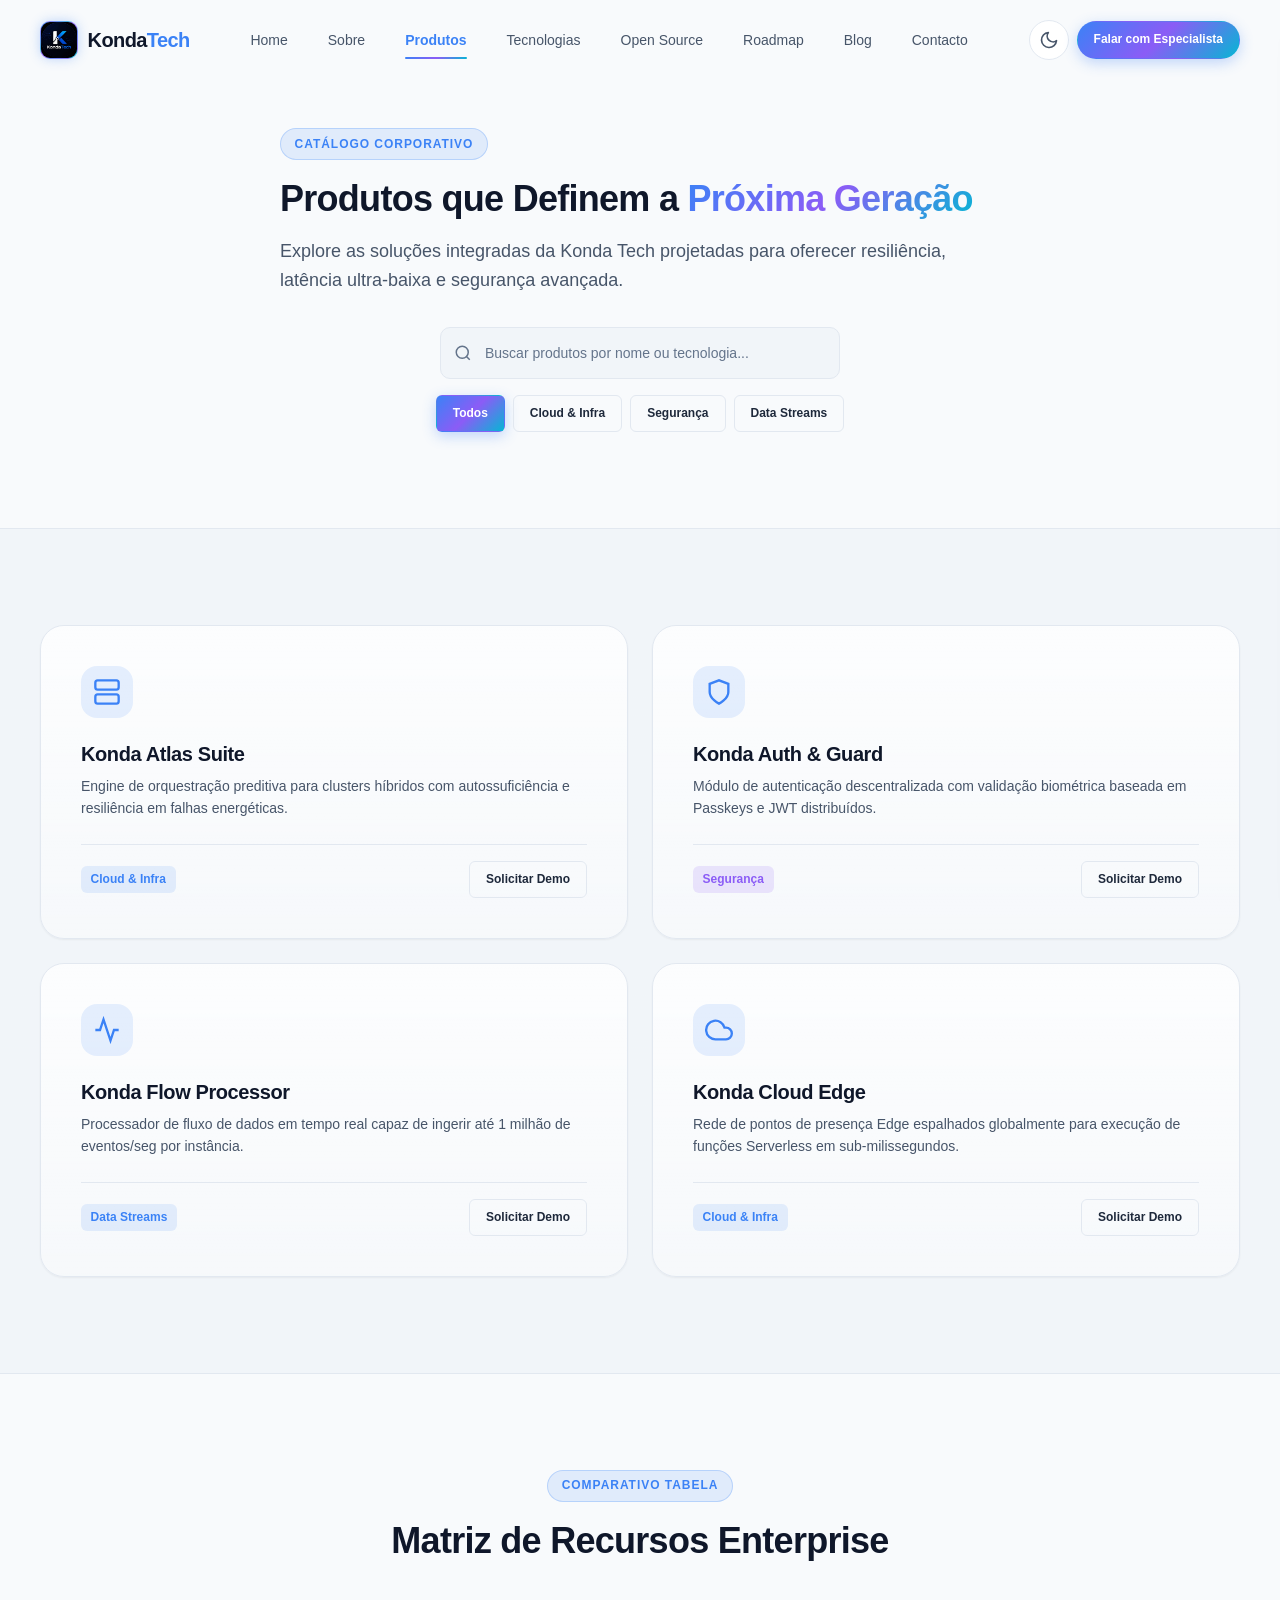
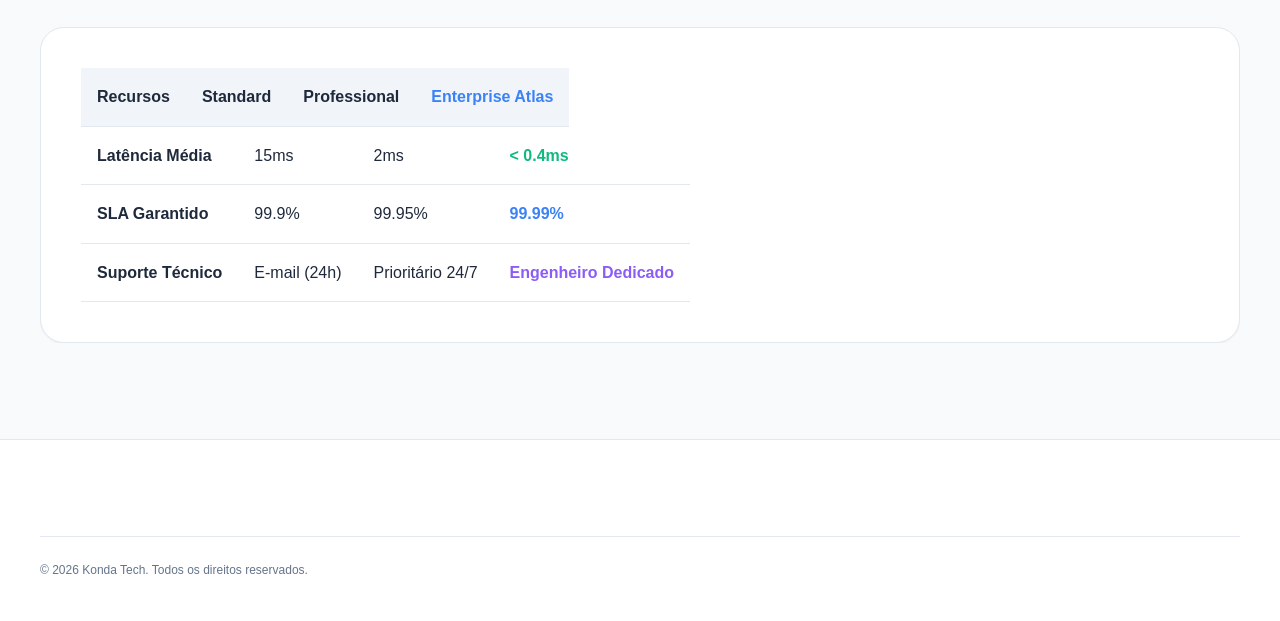
<file: products.html>
<!DOCTYPE html>
<html lang="pt-ao" data-theme="dark">
<head>
  <meta charset="UTF-8" />
  <meta name="viewport" content="width=device-width, initial-scale=1.0" />
  <title>Produtos | Konda Tech - Suíte de Infraestrutura Enterprise</title>
  <meta name="description" content="Conheça os produtos Konda Tech: Konda Atlas Suite, Konda Cloud, Konda Auth e Konda Flow. Soluções de alta disponibilidade e baixa latência." />
  <link rel="canonical" href="https://kondatech.dev/products.html" />

  <link rel="stylesheet" href="assets/css/main.css" />
  <link rel="manifest" href="manifest.json" />
  <link rel="icon" type="image/svg+xml" href="data:image/svg+xml,<svg xmlns='http://www.w3.org/2000/svg' viewBox='0 0 24 24' fill='%233b82f6'><rect width='24' height='24' rx='6'/><path d='M7 17V7l10 10V7' stroke='%23ffffff' stroke-width='2' stroke-linecap='round'/></svg>" />
</head>
<body>

  <!-- Header -->
  <header class="header">
    <div class="container navbar">
      <a href="index.html" class="logo" aria-label="Konda Tech Página Inicial">
        <div class="logo-icon">
          <img src="assets/images/konda_tech_logo.jpg" alt="Konda Tech Logo" class="logo-img" referrerPolicy="no-referrer" />
        </div>
        <div class="logo-text">Konda<span>Tech</span></div>
      </a>

      <nav class="nav-menu">
        <a href="index.html" class="nav-link">Home</a>
        <a href="about.html" class="nav-link">Sobre</a>
        <a href="products.html" class="nav-link active">Produtos</a>
        <a href="technologies.html" class="nav-link">Tecnologias</a>
        <a href="opensource.html" class="nav-link">Open Source</a>
        <a href="roadmap.html" class="nav-link">Roadmap</a>
        <a href="blog.html" class="nav-link">Blog</a>
        <a href="contact.html" class="nav-link">Contacto</a>
      </nav>

      <div class="nav-actions">
        <button class="theme-toggle" aria-label="Alternar Tema">
          <svg xmlns="http://www.w3.org/2000/svg" width="20" height="20" viewBox="0 0 24 24" fill="none" stroke="currentColor" stroke-width="2"><circle cx="12" cy="12" r="5"/><line x1="12" y1="1" x2="12" y2="3"/><line x1="12" y1="21" x2="12" y2="23"/><line x1="4.22" y1="4.22" x2="5.64" y2="5.64"/><line x1="18.36" y1="18.36" x2="19.78" y2="19.78"/><line x1="1" y1="12" x2="3" y2="12"/><line x1="21" y1="12" x2="23" y2="12"/><line x1="4.22" y1="19.78" x2="5.64" y2="18.36"/><line x1="18.36" y1="5.64" x2="19.78" y2="4.22"/></svg>
        </button>
        <a href="contact.html" class="btn btn-primary btn-sm btn-pill">Falar com Especialista</a>
        <button class="hamburger" aria-label="Abrir Menu Mobile" aria-expanded="false">
          <span></span><span></span><span></span>
        </button>
      </div>
    </div>
  </header>

  <div class="overlay" aria-hidden="true"></div>
  <aside class="mobile-drawer">
    <div>
      <div class="logo">
        <div class="logo-icon">
          <img src="assets/images/konda_tech_logo.jpg" alt="Konda Tech Logo" class="logo-img" referrerPolicy="no-referrer" />
        </div>
        <div class="logo-text">Konda<span>Tech</span></div>
      </div>
      <div class="mobile-nav-list">
        <a href="index.html" class="mobile-nav-link">Home</a>
        <a href="about.html" class="mobile-nav-link">Sobre</a>
        <a href="products.html" class="mobile-nav-link active">Produtos</a>
        <a href="technologies.html" class="mobile-nav-link">Tecnologias</a>
        <a href="opensource.html" class="mobile-nav-link">Open Source</a>
        <a href="roadmap.html" class="mobile-nav-link">Roadmap</a>
        <a href="blog.html" class="mobile-nav-link">Blog</a>
        <a href="careers.html" class="mobile-nav-link">Carreiras</a>
        <a href="contact.html" class="mobile-nav-link">Contacto</a>
      </div>
    </div>
  </aside>

  <main>
    <section class="section" style="padding-top: calc(var(--navbar-height) + 3rem);">
      <div class="container text-center" style="max-width: 800px;">
        <span class="section-badge">Catálogo Corporativo</span>
        <h1 class="section-title">Produtos que Definem a <span class="text-gradient">Próxima Geração</span></h1>
        <p class="section-subtitle">
          Explore as soluções integradas da Konda Tech projetadas para oferecer resiliência, latência ultra-baixa e segurança avançada.
        </p>

        <!-- Product Search & Filter Bar -->
        <div style="margin-top: 2rem; display: flex; flex-direction: column; align-items: center; gap: 1rem;">
          <div class="search-box">
            <svg class="search-box-icon" xmlns="http://www.w3.org/2000/svg" width="18" height="18" viewBox="0 0 24 24" fill="none" stroke="currentColor" stroke-width="2"><circle cx="11" cy="11" r="8"/><line x1="21" y1="21" x2="16.65" y2="16.65"/></svg>
            <input type="text" class="form-control" placeholder="Buscar produtos por nome ou tecnologia..." data-search-input />
          </div>

          <div style="display: flex; gap: 0.5rem; flex-wrap: wrap; justify-content: center;">
            <button class="btn btn-primary btn-sm" data-filter="all">Todos</button>
            <button class="btn btn-outline btn-sm" data-filter="infra">Cloud & Infra</button>
            <button class="btn btn-outline btn-sm" data-filter="security">Segurança</button>
            <button class="btn btn-outline btn-sm" data-filter="data">Data Streams</button>
          </div>
        </div>
      </div>
    </section>

    <!-- Products Grid -->
    <section class="section section-bg-alt">
      <div class="container">
        <div class="grid grid-cols-2">
          <!-- Product 1 -->
          <div class="card card-product reveal" data-category="infra" data-search-target>
            <div class="card-icon">
              <svg xmlns="http://www.w3.org/2000/svg" width="28" height="28" viewBox="0 0 24 24" fill="none" stroke="currentColor" stroke-width="2"><rect x="2" y="2" width="20" height="8" rx="2"/><rect x="2" y="14" width="20" height="8" rx="2"/><line x1="6" y1="6" x2="6.01" y2="6"/><line x1="6" y1="18" x2="6.01" y2="18"/></svg>
            </div>
            <h3 class="card-title">Konda Atlas Suite</h3>
            <p class="card-description">
              Engine de orquestração preditiva para clusters híbridos com autossuficiência e resiliência em falhas energéticas.
            </p>
            <div class="card-footer">
              <span class="badge badge-primary">Cloud & Infra</span>
              <a href="contact.html" class="btn btn-outline btn-sm">Solicitar Demo</a>
            </div>
          </div>

          <!-- Product 2 -->
          <div class="card card-product reveal delay-100" data-category="security" data-search-target>
            <div class="card-icon">
              <svg xmlns="http://www.w3.org/2000/svg" width="28" height="28" viewBox="0 0 24 24" fill="none" stroke="currentColor" stroke-width="2"><path d="M12 22s8-4 8-10V5l-8-3-8 3v7c0 6 8 10 8 10z"/></svg>
            </div>
            <h3 class="card-title">Konda Auth & Guard</h3>
            <p class="card-description">
              Módulo de autenticação descentralizada com validação biométrica baseada em Passkeys e JWT distribuídos.
            </p>
            <div class="card-footer">
              <span class="badge badge-accent">Segurança</span>
              <a href="contact.html" class="btn btn-outline btn-sm">Solicitar Demo</a>
            </div>
          </div>

          <!-- Product 3 -->
          <div class="card card-product reveal delay-200" data-category="data" data-search-target>
            <div class="card-icon">
              <svg xmlns="http://www.w3.org/2000/svg" width="28" height="28" viewBox="0 0 24 24" fill="none" stroke="currentColor" stroke-width="2"><polyline points="22 12 18 12 15 21 9 3 6 12 2 12"/></svg>
            </div>
            <h3 class="card-title">Konda Flow Processor</h3>
            <p class="card-description">
              Processador de fluxo de dados em tempo real capaz de ingerir até 1 milhão de eventos/seg por instância.
            </p>
            <div class="card-footer">
              <span class="badge badge-primary">Data Streams</span>
              <a href="contact.html" class="btn btn-outline btn-sm">Solicitar Demo</a>
            </div>
          </div>

          <!-- Product 4 -->
          <div class="card card-product reveal delay-300" data-category="infra" data-search-target>
            <div class="card-icon">
              <svg xmlns="http://www.w3.org/2000/svg" width="28" height="28" viewBox="0 0 24 24" fill="none" stroke="currentColor" stroke-width="2"><path d="M18 10h-1.26A8 8 0 1 0 9 20h9a5 5 0 0 0 0-10z"/></svg>
            </div>
            <h3 class="card-title">Konda Cloud Edge</h3>
            <p class="card-description">
              Rede de pontos de presença Edge espalhados globalmente para execução de funções Serverless em sub-milissegundos.
            </p>
            <div class="card-footer">
              <span class="badge badge-primary">Cloud & Infra</span>
              <a href="contact.html" class="btn btn-outline btn-sm">Solicitar Demo</a>
            </div>
          </div>
        </div>
      </div>
    </section>

    <!-- Interactive Comparison Matrix -->
    <section class="section">
      <div class="container">
        <div class="section-header">
          <span class="section-badge">Comparativo Tabela</span>
          <h2 class="section-title">Matriz de Recursos Enterprise</h2>
        </div>

        <div style="overflow-x: auto;">
          <table class="card glass-panel" style="width: 100%; border-collapse: collapse; text-align: left;">
            <thead>
              <tr style="border-bottom: 1px solid var(--border-color); background: var(--bg-tertiary);">
                <th style="padding: 1rem;">Recursos</th>
                <th style="padding: 1rem;">Standard</th>
                <th style="padding: 1rem;">Professional</th>
                <th style="padding: 1rem; color: var(--color-primary);">Enterprise Atlas</th>
              </tr>
            </thead>
            <tbody>
              <tr style="border-bottom: 1px solid var(--border-color);">
                <td style="padding: 1rem; font-weight: 600;">Latência Média</td>
                <td style="padding: 1rem;">15ms</td>
                <td style="padding: 1rem;">2ms</td>
                <td style="padding: 1rem; font-weight: 700; color: var(--color-success);">&lt; 0.4ms</td>
              </tr>
              <tr style="border-bottom: 1px solid var(--border-color);">
                <td style="padding: 1rem; font-weight: 600;">SLA Garantido</td>
                <td style="padding: 1rem;">99.9%</td>
                <td style="padding: 1rem;">99.95%</td>
                <td style="padding: 1rem; font-weight: 700; color: var(--color-primary);">99.99%</td>
              </tr>
              <tr style="border-bottom: 1px solid var(--border-color);">
                <td style="padding: 1rem; font-weight: 600;">Suporte Técnico</td>
                <td style="padding: 1rem;">E-mail (24h)</td>
                <td style="padding: 1rem;">Prioritário 24/7</td>
                <td style="padding: 1rem; font-weight: 700; color: var(--color-accent);">Engenheiro Dedicado</td>
              </tr>
            </tbody>
          </table>
        </div>
      </div>
    </section>
  </main>

  <footer class="footer">
    <div class="container">
      <div class="footer-bottom">
        <div>© 2026 Konda Tech. Todos os direitos reservados.</div>
      </div>
    </div>
  </footer>

  <button class="back-to-top" aria-label="Voltar ao Topo">
    <svg xmlns="http://www.w3.org/2000/svg" width="20" height="20" viewBox="0 0 24 24" fill="none" stroke="currentColor" stroke-width="2.5"><polyline points="18 15 12 9 6 15"/></svg>
  </button>

  <script type="module" src="assets/js/main.js"></script>
</body>
</html>
</file>
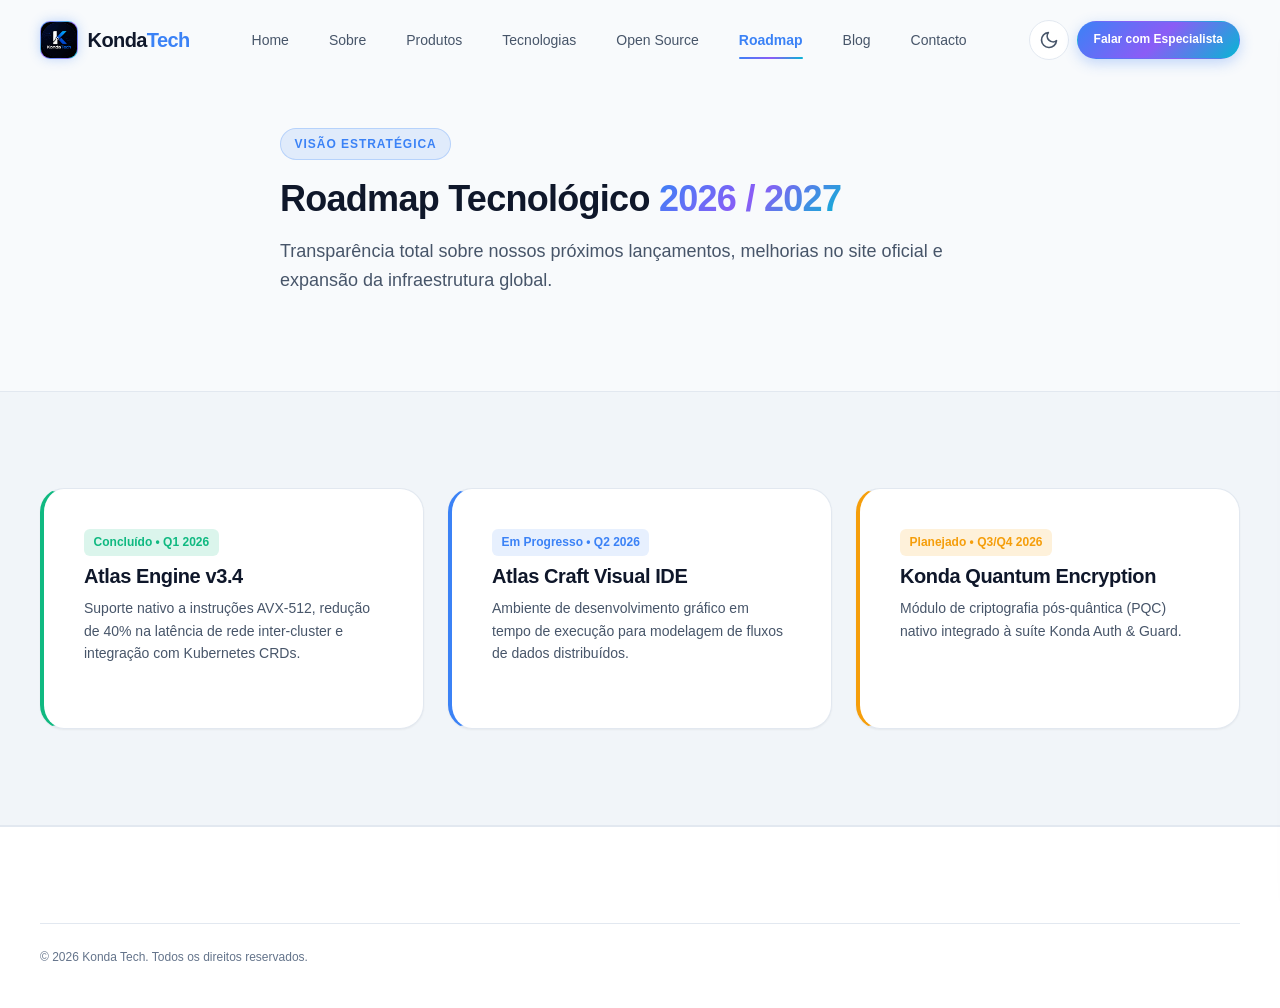
<file: roadmap.html>
<!DOCTYPE html>
<html lang="pt-ao" data-theme="dark">
<head>
  <meta charset="UTF-8" />
  <meta name="viewport" content="width=device-width, initial-scale=1.0" />
  <title>Roadmap | Konda Tech - Visão de Futuro e Lançamentos</title>
  <meta name="description" content="Acompanhe o roadmap oficial de produtos e engenharia da Konda Tech. Lançamentos planejados, recursos em desenvolvimento e histórico." />
  <link rel="canonical" href="https://kondatech.dev/roadmap.html" />

  <link rel="stylesheet" href="assets/css/main.css" />
  <link rel="manifest" href="manifest.json" />
  <link rel="icon" type="image/svg+xml" href="data:image/svg+xml,<svg xmlns='http://www.w3.org/2000/svg' viewBox='0 0 24 24' fill='%233b82f6'><rect width='24' height='24' rx='6'/><path d='M7 17V7l10 10V7' stroke='%23ffffff' stroke-width='2' stroke-linecap='round'/></svg>" />
</head>
<body>

  <!-- Header -->
  <header class="header">
    <div class="container navbar">
      <a href="index.html" class="logo" aria-label="Konda Tech Página Inicial">
        <div class="logo-icon">
          <img src="assets/images/konda_tech_logo.jpg" alt="Konda Tech Logo" class="logo-img" referrerPolicy="no-referrer" />
        </div>
        <div class="logo-text">Konda<span>Tech</span></div>
      </a>

      <nav class="nav-menu">
        <a href="index.html" class="nav-link">Home</a>
        <a href="about.html" class="nav-link">Sobre</a>
        <a href="products.html" class="nav-link">Produtos</a>
        <a href="technologies.html" class="nav-link">Tecnologias</a>
        <a href="opensource.html" class="nav-link">Open Source</a>
        <a href="roadmap.html" class="nav-link active">Roadmap</a>
        <a href="blog.html" class="nav-link">Blog</a>
        <a href="contact.html" class="nav-link">Contacto</a>
      </nav>

      <div class="nav-actions">
        <button class="theme-toggle" aria-label="Alternar Tema">
          <svg xmlns="http://www.w3.org/2000/svg" width="20" height="20" viewBox="0 0 24 24" fill="none" stroke="currentColor" stroke-width="2"><circle cx="12" cy="12" r="5"/><line x1="12" y1="1" x2="12" y2="3"/><line x1="12" y1="21" x2="12" y2="23"/><line x1="4.22" y1="4.22" x2="5.64" y2="5.64"/><line x1="18.36" y1="18.36" x2="19.78" y2="19.78"/><line x1="1" y1="12" x2="3" y2="12"/><line x1="21" y1="12" x2="23" y2="12"/><line x1="4.22" y1="19.78" x2="5.64" y2="18.36"/><line x1="18.36" y1="5.64" x2="19.78" y2="4.22"/></svg>
        </button>
        <a href="contact.html" class="btn btn-primary btn-sm btn-pill">Falar com Especialista</a>
        <button class="hamburger" aria-label="Abrir Menu Mobile" aria-expanded="false">
          <span></span><span></span><span></span>
        </button>
      </div>
    </div>
  </header>

  <div class="overlay" aria-hidden="true"></div>
  <aside class="mobile-drawer">
    <div>
      <div class="logo">
        <div class="logo-icon">
          <img src="assets/images/konda_tech_logo.jpg" alt="Konda Tech Logo" class="logo-img" referrerPolicy="no-referrer" />
        </div>
        <div class="logo-text">Konda<span>Tech</span></div>
      </div>
      <div class="mobile-nav-list">
        <a href="index.html" class="mobile-nav-link">Home</a>
        <a href="about.html" class="mobile-nav-link">Sobre</a>
        <a href="products.html" class="mobile-nav-link">Produtos</a>
        <a href="technologies.html" class="mobile-nav-link">Tecnologias</a>
        <a href="opensource.html" class="mobile-nav-link">Open Source</a>
        <a href="roadmap.html" class="mobile-nav-link active">Roadmap</a>
        <a href="blog.html" class="mobile-nav-link">Blog</a>
        <a href="careers.html" class="mobile-nav-link">Carreiras</a>
        <a href="contact.html" class="mobile-nav-link">Contacto</a>
      </div>
    </div>
  </aside>

  <main>
    <section class="section" style="padding-top: calc(var(--navbar-height) + 3rem);">
      <div class="container text-center" style="max-width: 800px;">
        <span class="section-badge">Visão Estratégica</span>
        <h1 class="section-title">Roadmap Tecnológico <span class="text-gradient">2026 / 2027</span></h1>
        <p class="section-subtitle">
          Transparência total sobre nossos próximos lançamentos, melhorias no site oficial e expansão da infraestrutura global.
        </p>
      </div>
    </section>

    <!-- Timeline Roadmap Section -->
    <section class="section section-bg-alt">
      <div class="container">
        <div class="grid grid-cols-3">
          <!-- Column Q1 -->
          <div class="card roadmap-card status-completed reveal">
            <div style="display: flex; justify-content: space-between; align-items: center; margin-bottom: 0.5rem;">
              <span class="badge" style="background: rgba(16, 185, 129, 0.15); color: var(--color-success);">Concluído • Q1 2026</span>
            </div>
            <h3 class="card-title">Atlas Engine v3.4</h3>
            <p class="card-description">
              Suporte nativo a instruções AVX-512, redução de 40% na latência de rede inter-cluster e integração com Kubernetes CRDs.
            </p>
          </div>

          <!-- Column Q2 -->
          <div class="card roadmap-card status-in-progress reveal delay-100">
            <div style="display: flex; justify-content: space-between; align-items: center; margin-bottom: 0.5rem;">
              <span class="badge badge-primary">Em Progresso • Q2 2026</span>
            </div>
            <h3 class="card-title">Atlas Craft Visual IDE</h3>
            <p class="card-description">
              Ambiente de desenvolvimento gráfico em tempo de execução para modelagem de fluxos de dados distribuídos.
            </p>
          </div>

          <!-- Column Q3/Q4 -->
          <div class="card roadmap-card status-planned reveal delay-200">
            <div style="display: flex; justify-content: space-between; align-items: center; margin-bottom: 0.5rem;">
              <span class="badge" style="background: rgba(245, 158, 11, 0.15); color: var(--color-warning);">Planejado • Q3/Q4 2026</span>
            </div>
            <h3 class="card-title">Konda Quantum Encryption</h3>
            <p class="card-description">
              Módulo de criptografia pós-quântica (PQC) nativo integrado à suíte Konda Auth & Guard.
            </p>
          </div>
        </div>
      </div>
    </section>
  </main>

  <footer class="footer">
    <div class="container">
      <div class="footer-bottom">
        <div>© 2026 Konda Tech. Todos os direitos reservados.</div>
      </div>
    </div>
  </footer>

  <button class="back-to-top" aria-label="Voltar ao Topo">
    <svg xmlns="http://www.w3.org/2000/svg" width="20" height="20" viewBox="0 0 24 24" fill="none" stroke="currentColor" stroke-width="2.5"><polyline points="18 15 12 9 6 15"/></svg>
  </button>

  <script type="module" src="assets/js/main.js"></script>
</body>
</html>
</file>
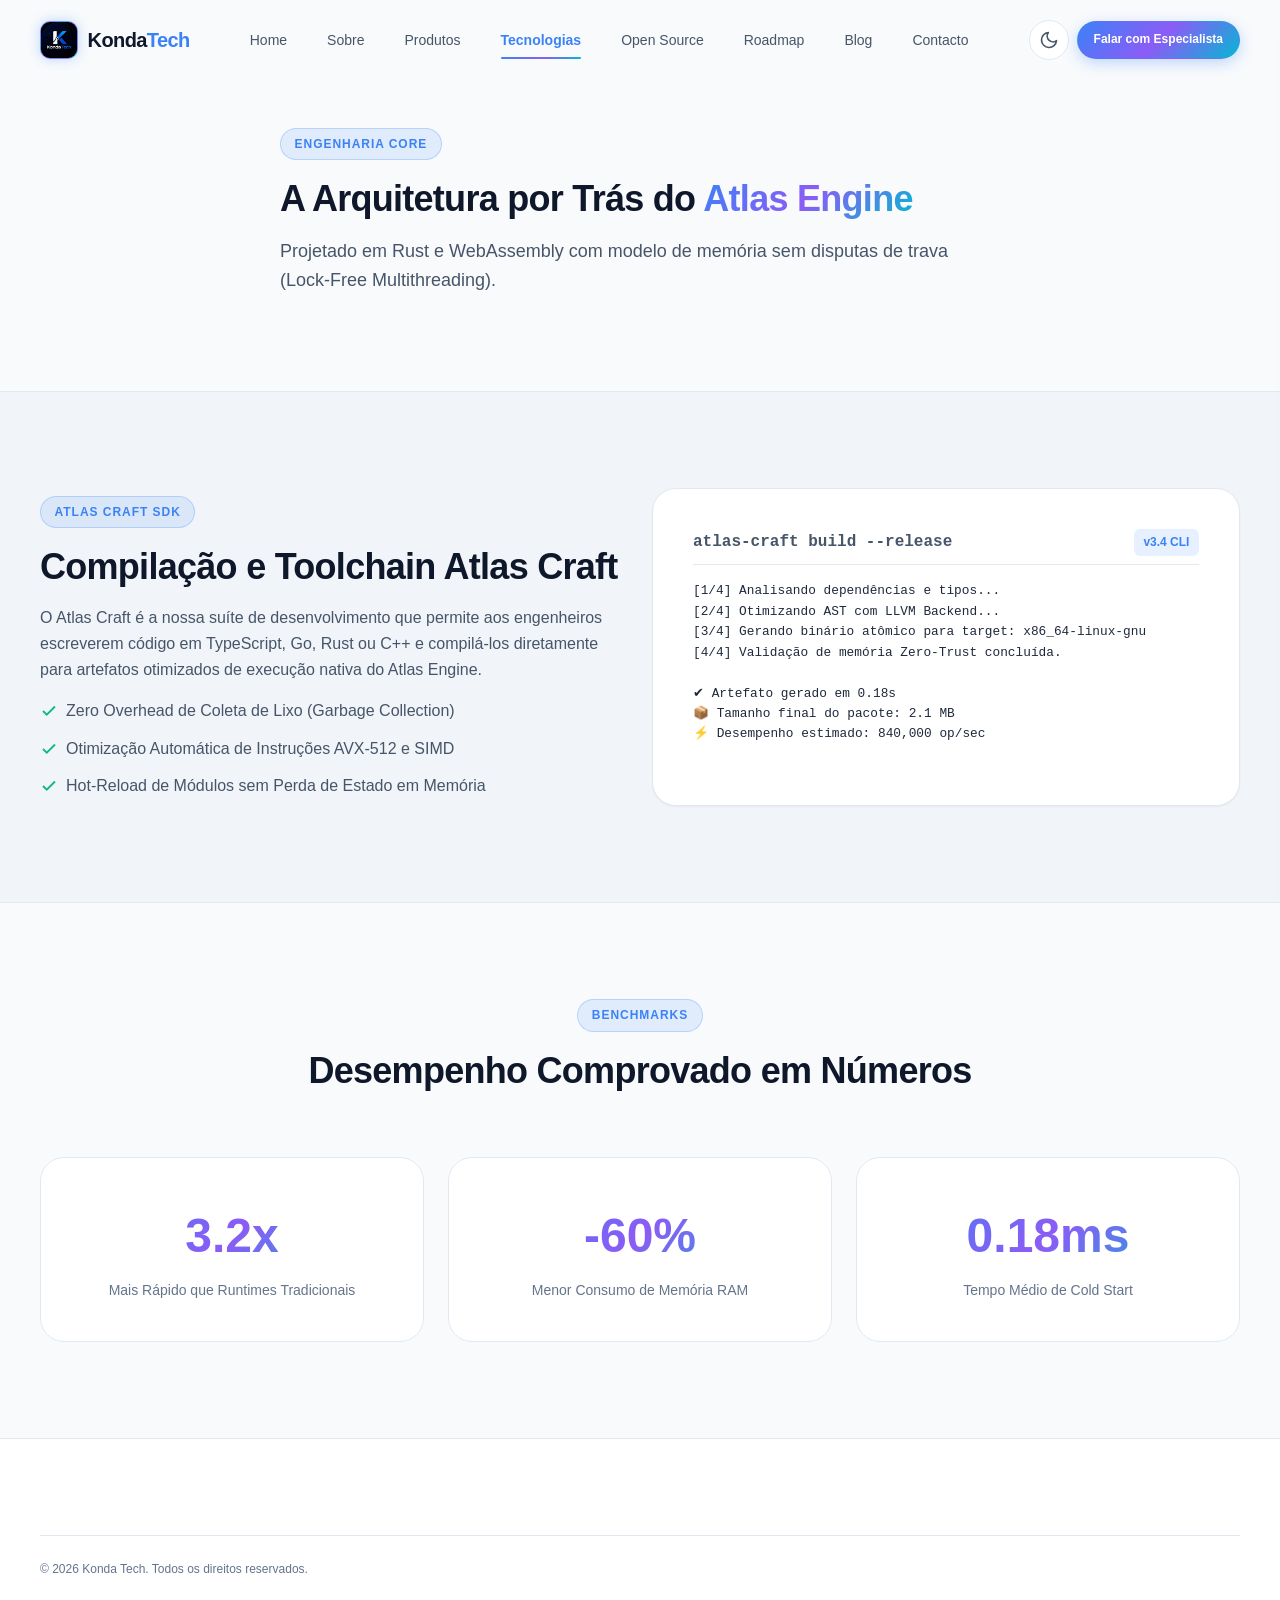
<file: technologies.html>
<!DOCTYPE html>
<html lang="pt-ao" data-theme="dark">
<head>
  <meta charset="UTF-8" />
  <meta name="viewport" content="width=device-width, initial-scale=1.0" />
  <title>Tecnologias | Konda Tech - Atlas Engine & Atlas Craft</title>
  <meta name="description" content="Explore a arquitetura interna do Atlas Engine e Atlas Craft. Compilação em tempo de execução, baixa latência e segurança de memória por padrão." />
  <link rel="canonical" href="https://kondatech.dev/technologies.html" />

  <link rel="stylesheet" href="assets/css/main.css" />
  <link rel="manifest" href="manifest.json" />
  <link rel="icon" type="image/svg+xml" href="data:image/svg+xml,<svg xmlns='http://www.w3.org/2000/svg' viewBox='0 0 24 24' fill='%233b82f6'><rect width='24' height='24' rx='6'/><path d='M7 17V7l10 10V7' stroke='%23ffffff' stroke-width='2' stroke-linecap='round'/></svg>" />
</head>
<body>

  <!-- Header -->
  <header class="header">
    <div class="container navbar">
      <a href="index.html" class="logo" aria-label="Konda Tech Página Inicial">
        <div class="logo-icon">
          <img src="assets/images/konda_tech_logo.jpg" alt="Konda Tech Logo" class="logo-img" referrerPolicy="no-referrer" />
        </div>
        <div class="logo-text">Konda<span>Tech</span></div>
      </a>

      <nav class="nav-menu">
        <a href="index.html" class="nav-link">Home</a>
        <a href="about.html" class="nav-link">Sobre</a>
        <a href="products.html" class="nav-link">Produtos</a>
        <a href="technologies.html" class="nav-link active">Tecnologias</a>
        <a href="opensource.html" class="nav-link">Open Source</a>
        <a href="roadmap.html" class="nav-link">Roadmap</a>
        <a href="blog.html" class="nav-link">Blog</a>
        <a href="contact.html" class="nav-link">Contacto</a>
      </nav>

      <div class="nav-actions">
        <button class="theme-toggle" aria-label="Alternar Tema">
          <svg xmlns="http://www.w3.org/2000/svg" width="20" height="20" viewBox="0 0 24 24" fill="none" stroke="currentColor" stroke-width="2"><circle cx="12" cy="12" r="5"/><line x1="12" y1="1" x2="12" y2="3"/><line x1="12" y1="21" x2="12" y2="23"/><line x1="4.22" y1="4.22" x2="5.64" y2="5.64"/><line x1="18.36" y1="18.36" x2="19.78" y2="19.78"/><line x1="1" y1="12" x2="3" y2="12"/><line x1="21" y1="12" x2="23" y2="12"/><line x1="4.22" y1="19.78" x2="5.64" y2="18.36"/><line x1="18.36" y1="5.64" x2="19.78" y2="4.22"/></svg>
        </button>
        <a href="contact.html" class="btn btn-primary btn-sm btn-pill">Falar com Especialista</a>
        <button class="hamburger" aria-label="Abrir Menu Mobile" aria-expanded="false">
          <span></span><span></span><span></span>
        </button>
      </div>
    </div>
  </header>

  <div class="overlay" aria-hidden="true"></div>
  <aside class="mobile-drawer">
    <div>
      <div class="logo">
        <div class="logo-icon">
          <img src="assets/images/konda_tech_logo.jpg" alt="Konda Tech Logo" class="logo-img" referrerPolicy="no-referrer" />
        </div>
        <div class="logo-text">Konda<span>Tech</span></div>
      </div>
      <div class="mobile-nav-list">
        <a href="index.html" class="mobile-nav-link">Home</a>
        <a href="about.html" class="mobile-nav-link">Sobre</a>
        <a href="products.html" class="mobile-nav-link">Produtos</a>
        <a href="technologies.html" class="mobile-nav-link active">Tecnologias</a>
        <a href="opensource.html" class="mobile-nav-link">Open Source</a>
        <a href="roadmap.html" class="mobile-nav-link">Roadmap</a>
        <a href="blog.html" class="mobile-nav-link">Blog</a>
        <a href="careers.html" class="mobile-nav-link">Carreiras</a>
        <a href="contact.html" class="mobile-nav-link">Contacto</a>
      </div>
    </div>
  </aside>

  <main>
    <section class="section" style="padding-top: calc(var(--navbar-height) + 3rem);">
      <div class="container text-center" style="max-width: 800px;">
        <span class="section-badge">Engenharia Core</span>
        <h1 class="section-title">A Arquitetura por Trás do <span class="text-gradient">Atlas Engine</span></h1>
        <p class="section-subtitle">
          Projetado em Rust e WebAssembly com modelo de memória sem disputas de trava (Lock-Free Multithreading).
        </p>
      </div>
    </section>

    <!-- Deep Dive Architecture Section -->
    <section class="section section-bg-alt">
      <div class="container">
        <div class="grid grid-cols-2 items-center">
          <div class="reveal">
            <span class="section-badge">Atlas Craft SDK</span>
            <h2 class="section-title">Compilação e Toolchain Atlas Craft</h2>
            <p style="margin-bottom: 1rem; color: var(--text-secondary);">
              O Atlas Craft é a nossa suíte de desenvolvimento que permite aos engenheiros escreverem código em TypeScript, Go, Rust ou C++ e compilá-los diretamente para artefatos otimizados de execução nativa do Atlas Engine.
            </p>
            <ul style="display: flex; flex-direction: column; gap: 0.75rem;">
              <li class="flex items-center gap-sm">
                <svg xmlns="http://www.w3.org/2000/svg" width="18" height="18" viewBox="0 0 24 24" fill="none" stroke="var(--color-success)" stroke-width="2.5"><polyline points="20 6 9 17 4 12"/></svg>
                <span>Zero Overhead de Coleta de Lixo (Garbage Collection)</span>
              </li>
              <li class="flex items-center gap-sm">
                <svg xmlns="http://www.w3.org/2000/svg" width="18" height="18" viewBox="0 0 24 24" fill="none" stroke="var(--color-success)" stroke-width="2.5"><polyline points="20 6 9 17 4 12"/></svg>
                <span>Otimização Automática de Instruções AVX-512 e SIMD</span>
              </li>
              <li class="flex items-center gap-sm">
                <svg xmlns="http://www.w3.org/2000/svg" width="18" height="18" viewBox="0 0 24 24" fill="none" stroke="var(--color-success)" stroke-width="2.5"><polyline points="20 6 9 17 4 12"/></svg>
                <span>Hot-Reload de Módulos sem Perda de Estado em Memória</span>
              </li>
            </ul>
          </div>

          <div class="card glass-panel reveal delay-200">
            <div style="display: flex; justify-content: space-between; align-items: center; border-bottom: 1px solid var(--border-color); padding-bottom: 0.5rem; margin-bottom: 1rem;">
              <span style="font-weight: 700; font-family: var(--font-mono);">atlas-craft build --release</span>
              <span class="badge badge-primary">v3.4 CLI</span>
            </div>
            <pre style="font-family: var(--font-mono); font-size: 0.8rem; line-height: 1.6; color: var(--text-primary); overflow-x: auto;">
[1/4] Analisando dependências e tipos...
[2/4] Otimizando AST com LLVM Backend...
[3/4] Gerando binário atômico para target: x86_64-linux-gnu
[4/4] Validação de memória Zero-Trust concluída.

✔ Artefato gerado em 0.18s
📦 Tamanho final do pacote: 2.1 MB
⚡ Desempenho estimado: 840,000 op/sec
            </pre>
          </div>
        </div>
      </div>
    </section>

    <!-- Benchmarks Section -->
    <section class="section">
      <div class="container">
        <div class="section-header">
          <span class="section-badge">Benchmarks</span>
          <h2 class="section-title">Desempenho Comprovado em Números</h2>
        </div>

        <div class="grid grid-cols-3">
          <div class="stat-card reveal delay-100">
            <div class="stat-number text-gradient">3.2x</div>
            <div class="stat-label">Mais Rápido que Runtimes Tradicionais</div>
          </div>
          <div class="stat-card reveal delay-200">
            <div class="stat-number text-gradient">-60%</div>
            <div class="stat-label">Menor Consumo de Memória RAM</div>
          </div>
          <div class="stat-card reveal delay-300">
            <div class="stat-number text-gradient">0.18ms</div>
            <div class="stat-label">Tempo Médio de Cold Start</div>
          </div>
        </div>
      </div>
    </section>
  </main>

  <footer class="footer">
    <div class="container">
      <div class="footer-bottom">
        <div>© 2026 Konda Tech. Todos os direitos reservados.</div>
      </div>
    </div>
  </footer>

  <button class="back-to-top" aria-label="Voltar ao Topo">
    <svg xmlns="http://www.w3.org/2000/svg" width="20" height="20" viewBox="0 0 24 24" fill="none" stroke="currentColor" stroke-width="2.5"><polyline points="18 15 12 9 6 15"/></svg>
  </button>

  <script type="module" src="assets/js/main.js"></script>
</body>
</html>
</file>
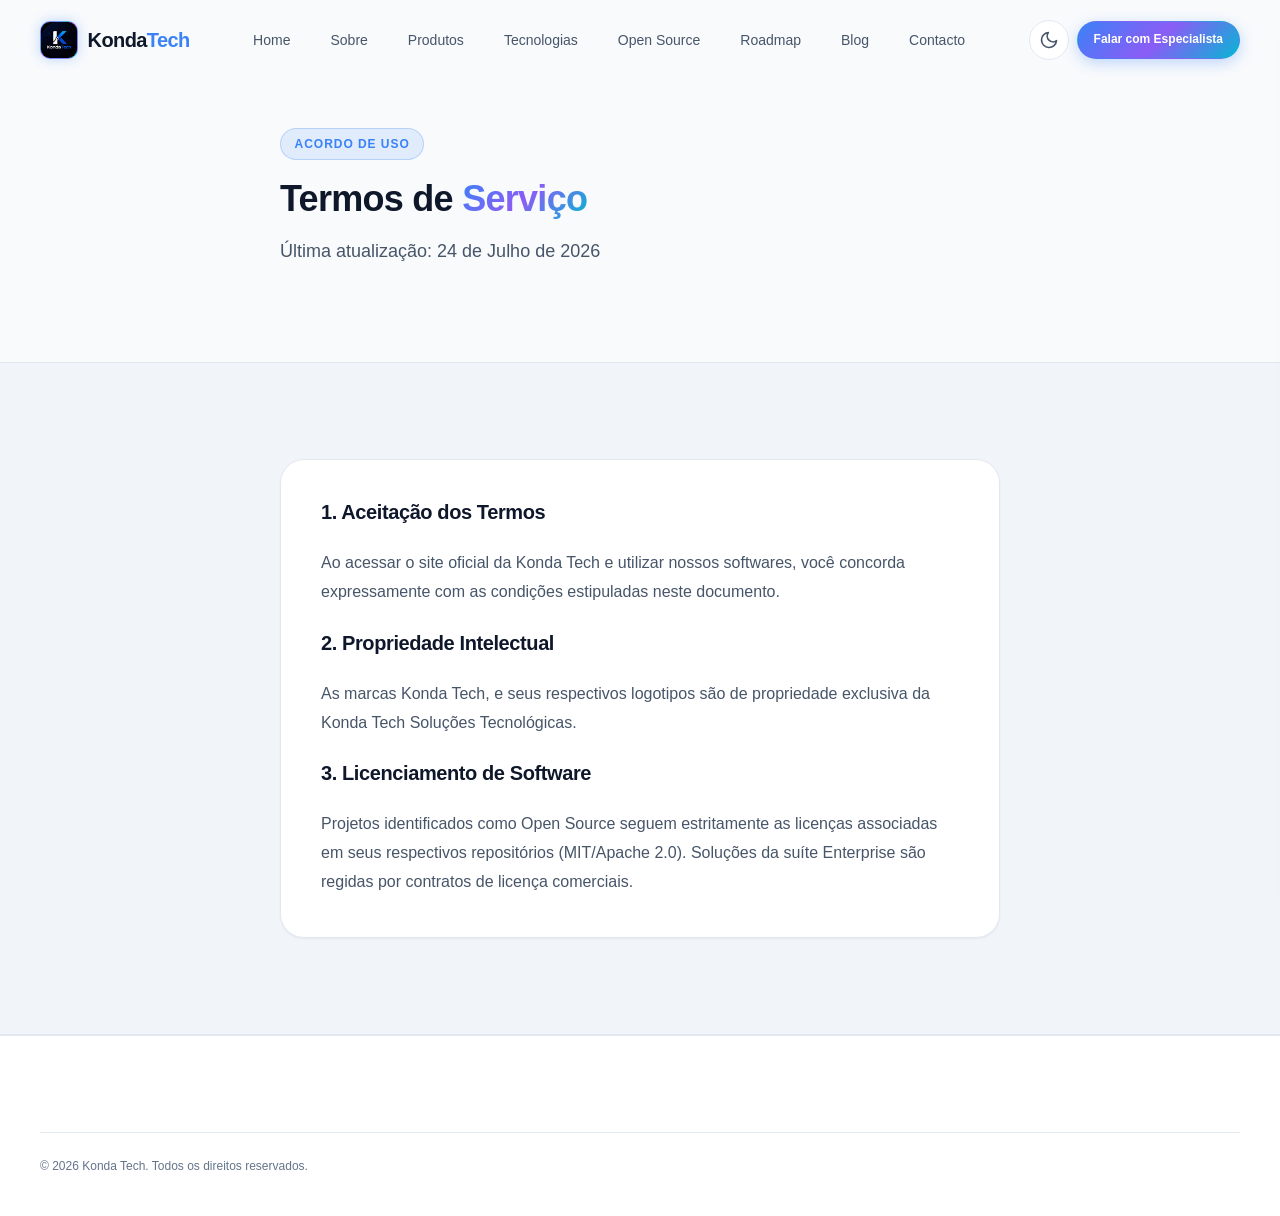
<file: terms.html>
<!DOCTYPE html>
<html lang="pt-ao" data-theme="dark">
<head>
  <meta charset="UTF-8" />
  <meta name="viewport" content="width=device-width, initial-scale=1.0" />
  <title>Termos de Uso | Konda Tech</title>
  <meta name="description" content="Termos e Condições Gerais de Uso do site e serviços corporativos da Konda Tech." />
  <link rel="canonical" href="https://kondatech.dev/terms.html" />

  <link rel="stylesheet" href="assets/css/main.css" />
  <link rel="manifest" href="manifest.json" />
  <link rel="icon" type="image/svg+xml" href="data:image/svg+xml,<svg xmlns='http://www.w3.org/2000/svg' viewBox='0 0 24 24' fill='%233b82f6'><rect width='24' height='24' rx='6'/><path d='M7 17V7l10 10V7' stroke='%23ffffff' stroke-width='2' stroke-linecap='round'/></svg>" />
</head>
<body>

  <header class="header">
    <div class="container navbar">
      <a href="index.html" class="logo">
        <div class="logo-icon">
          <img src="assets/images/konda_tech_logo.jpg" alt="Konda Tech Logo" class="logo-img" referrerPolicy="no-referrer" />
        </div>
        <div class="logo-text">Konda<span>Tech</span></div>
      </a>

      <nav class="nav-menu">
        <a href="index.html" class="nav-link">Home</a>
        <a href="about.html" class="nav-link">Sobre</a>
        <a href="products.html" class="nav-link">Produtos</a>
        <a href="technologies.html" class="nav-link">Tecnologias</a>
        <a href="opensource.html" class="nav-link">Open Source</a>
        <a href="roadmap.html" class="nav-link">Roadmap</a>
        <a href="blog.html" class="nav-link">Blog</a>
        <a href="contact.html" class="nav-link">Contacto</a>
      </nav>

      <div class="nav-actions">
        <button class="theme-toggle" aria-label="Alternar Tema">
          <svg xmlns="http://www.w3.org/2000/svg" width="20" height="20" viewBox="0 0 24 24" fill="none" stroke="currentColor" stroke-width="2"><circle cx="12" cy="12" r="5"/><line x1="12" y1="1" x2="12" y2="3"/><line x1="12" y1="21" x2="12" y2="23"/><line x1="4.22" y1="4.22" x2="5.64" y2="5.64"/><line x1="18.36" y1="18.36" x2="19.78" y2="19.78"/><line x1="1" y1="12" x2="3" y2="12"/><line x1="21" y1="12" x2="23" y2="12"/><line x1="4.22" y1="19.78" x2="5.64" y2="18.36"/><line x1="18.36" y1="5.64" x2="19.78" y2="4.22"/></svg>
        </button>
        <a href="contact.html" class="btn btn-primary btn-sm btn-pill">Falar com Especialista</a>
        <button class="hamburger" aria-label="Abrir Menu Mobile" aria-expanded="false">
          <span></span><span></span><span></span>
        </button>
      </div>
    </div>
  </header>

  <div class="overlay" aria-hidden="true"></div>
  <aside class="mobile-drawer">
    <div>
      <div class="logo">
        <div class="logo-icon">
          <img src="assets/images/konda_tech_logo.jpg" alt="Konda Tech Logo" class="logo-img" referrerPolicy="no-referrer" />
        </div>
        <div class="logo-text">Konda<span>Tech</span></div>
      </div>
      <div class="mobile-nav-list">
        <a href="index.html" class="mobile-nav-link">Home</a>
        <a href="about.html" class="mobile-nav-link">Sobre</a>
        <a href="products.html" class="mobile-nav-link">Produtos</a>
        <a href="technologies.html" class="mobile-nav-link">Tecnologias</a>
        <a href="opensource.html" class="mobile-nav-link">Open Source</a>
        <a href="roadmap.html" class="mobile-nav-link">Roadmap</a>
        <a href="blog.html" class="mobile-nav-link">Blog</a>
        <a href="careers.html" class="mobile-nav-link">Carreiras</a>
        <a href="contact.html" class="mobile-nav-link">Contacto</a>
      </div>
    </div>
  </aside>

  <main>
    <section class="section" style="padding-top: calc(var(--navbar-height) + 3rem);">
      <div class="container text-center" style="max-width: 800px;">
        <span class="section-badge">Acordo de Uso</span>
        <h1 class="section-title">Termos de <span class="text-gradient">Serviço</span></h1>
        <p class="section-subtitle">Última atualização: 24 de Julho de 2026</p>
      </div>
    </section>

    <section class="section section-bg-alt">
      <div class="container" style="max-width: 800px;">
        <div class="card glass-panel" style="display: flex; flex-direction: column; gap: 1.5rem; line-height: 1.8;">
          <h2 style="font-size: var(--font-xl);">1. Aceitação dos Termos</h2>
          <p style="color: var(--text-secondary);">
            Ao acessar o site oficial da Konda Tech e utilizar nossos softwares, você concorda expressamente com as condições estipuladas neste documento.
          </p>

          <h2 style="font-size: var(--font-xl);">2. Propriedade Intelectual</h2>
          <p style="color: var(--text-secondary);">
            As marcas Konda Tech, e seus respectivos logotipos são de propriedade exclusiva da Konda Tech Soluções Tecnológicas.
          </p>

          <h2 style="font-size: var(--font-xl);">3. Licenciamento de Software</h2>
          <p style="color: var(--text-secondary);">
            Projetos identificados como Open Source seguem estritamente as licenças associadas em seus respectivos repositórios (MIT/Apache 2.0). Soluções da suíte Enterprise são regidas por contratos de licença comerciais.
          </p>
        </div>
      </div>
    </section>
  </main>

  <footer class="footer">
    <div class="container">
      <div class="footer-bottom">
        <div>© 2026 Konda Tech. Todos os direitos reservados.</div>
      </div>
    </div>
  </footer>

  <button class="back-to-top" aria-label="Voltar ao Topo">
    <svg xmlns="http://www.w3.org/2000/svg" width="20" height="20" viewBox="0 0 24 24" fill="none" stroke="currentColor" stroke-width="2.5"><polyline points="18 15 12 9 6 15"/></svg>
  </button>

  <script type="module" src="assets/js/main.js"></script>
</body>
</html>
</file>
<file: assets/css/main.css>
/* ==========================================================================
   Konda Tech - Master Bundle Stylesheet
   ========================================================================== */

@import "./reset.css";
@import "./variables.css";
@import "./layout.css";
@import "./navbar.css";
@import "./hero.css";
@import "./buttons.css";
@import "./cards.css";
@import "./forms.css";
@import "./footer.css";
@import "./animations.css";
@import "./responsive.css";
</file>
